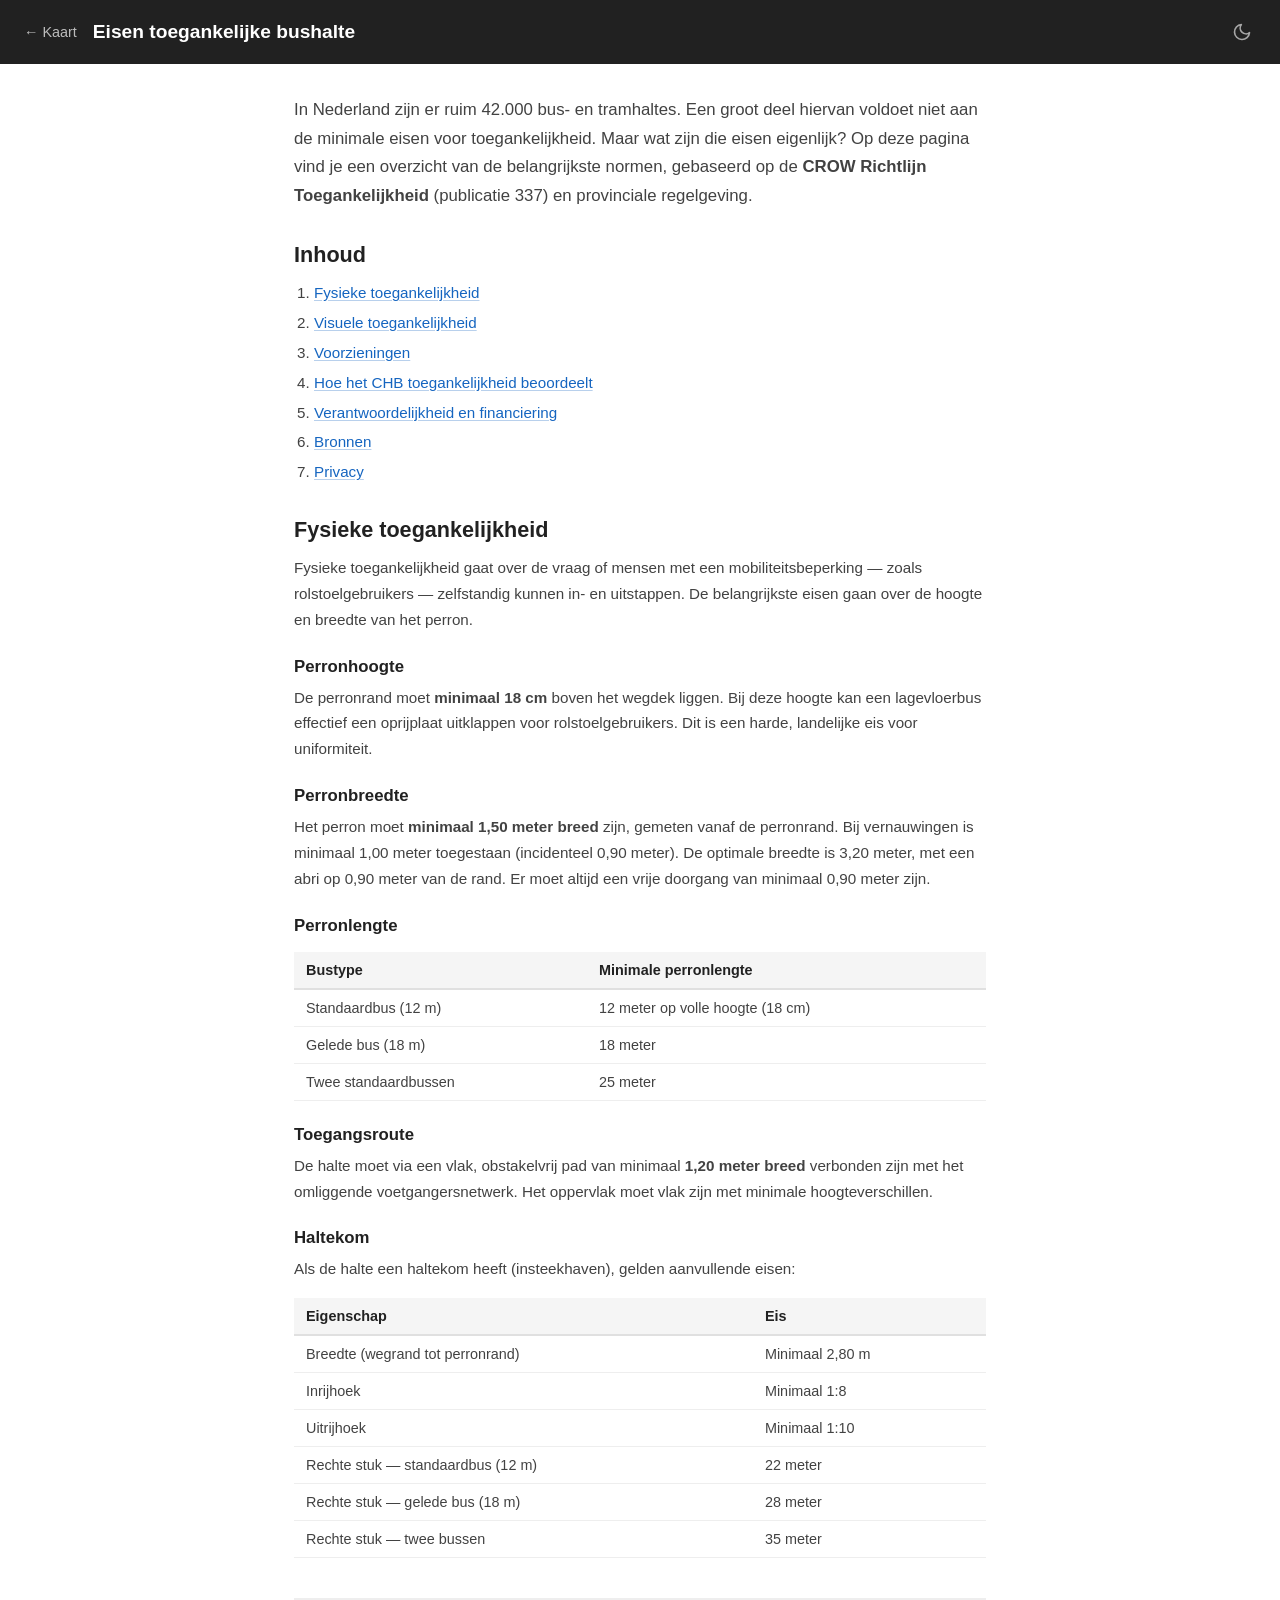
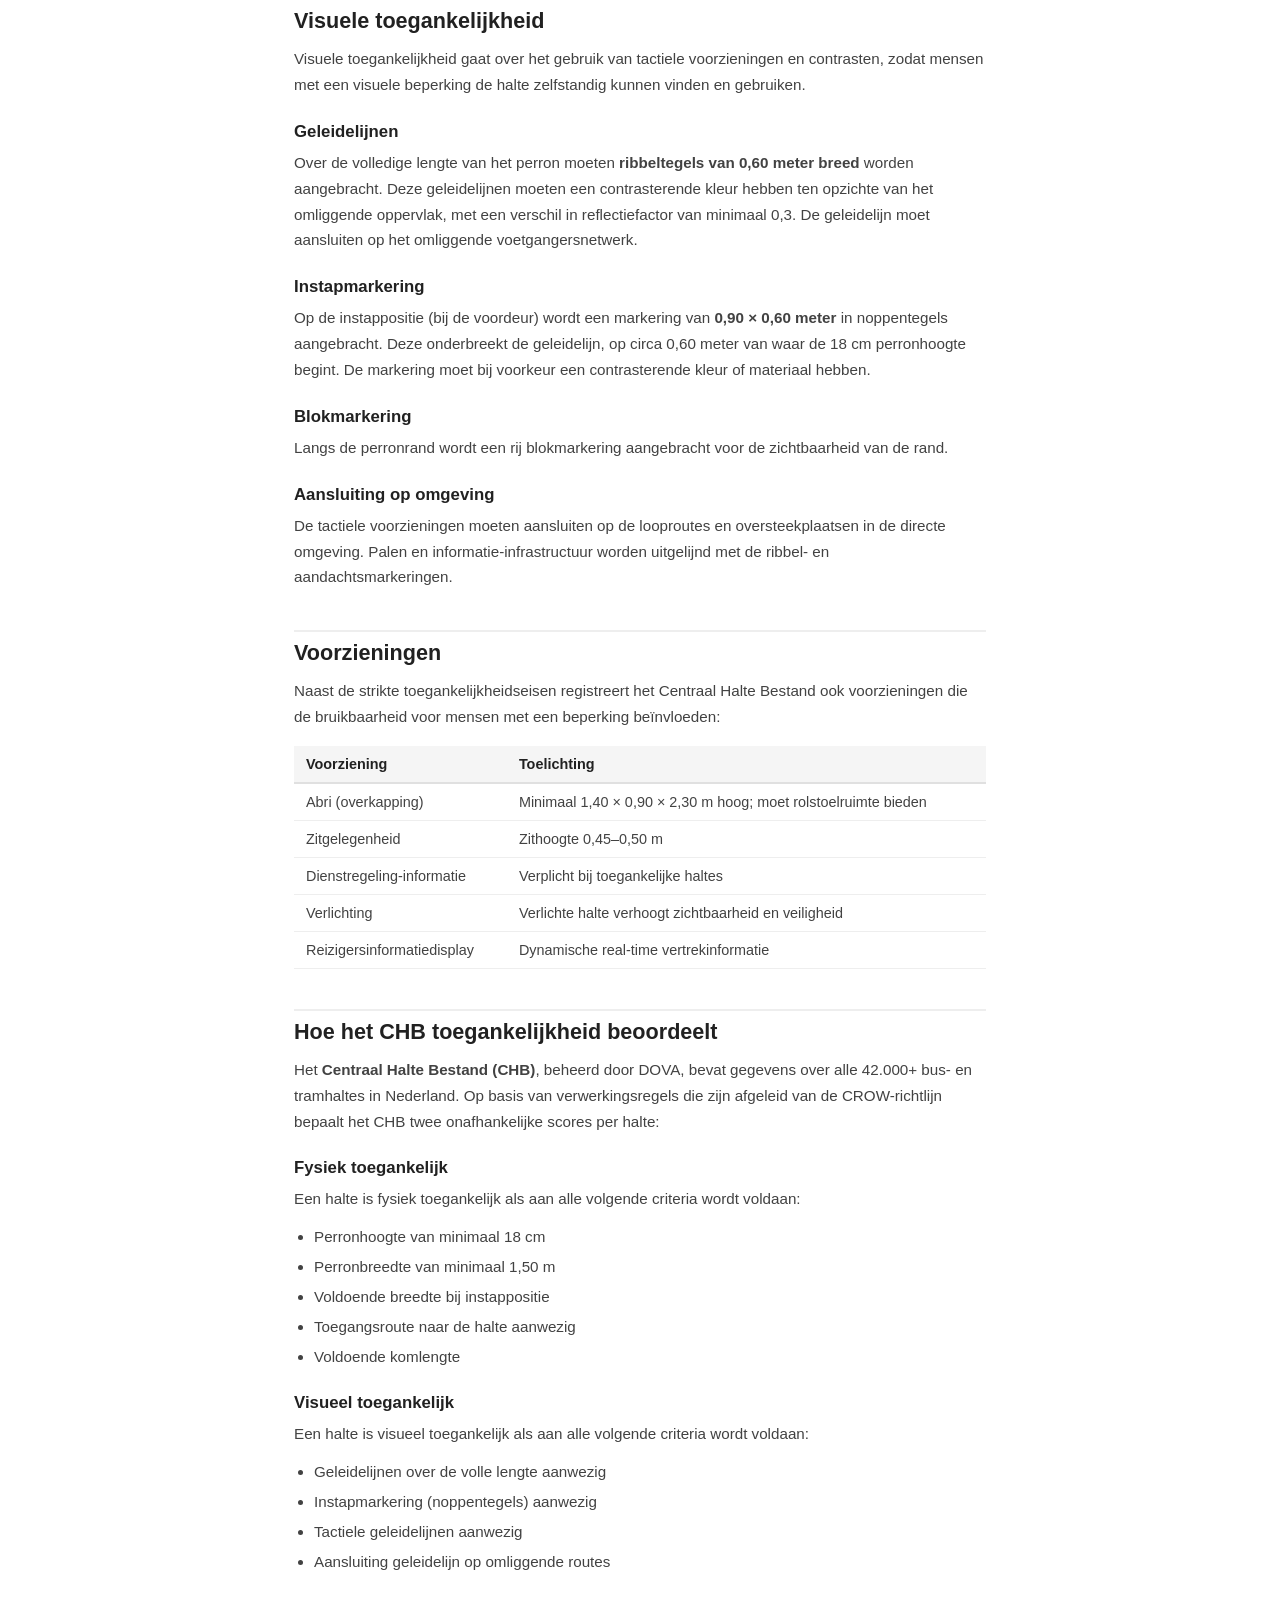
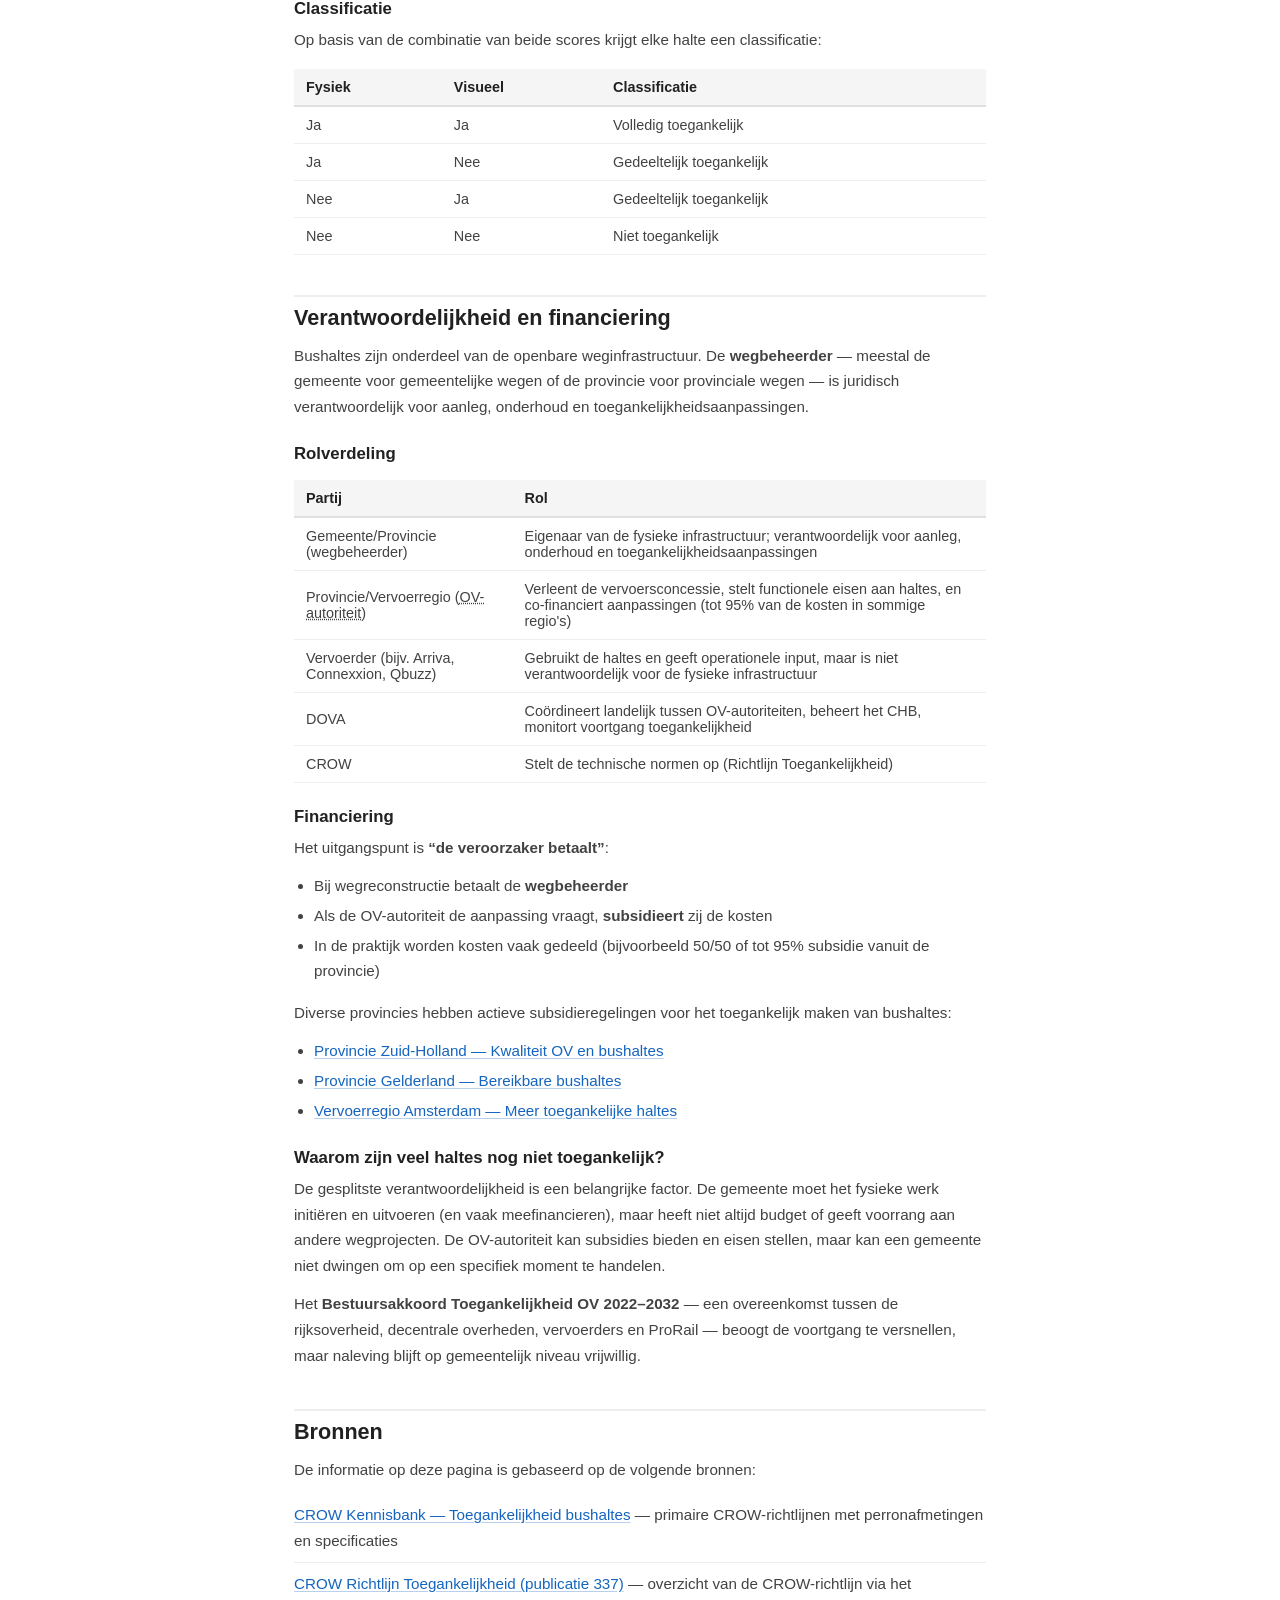
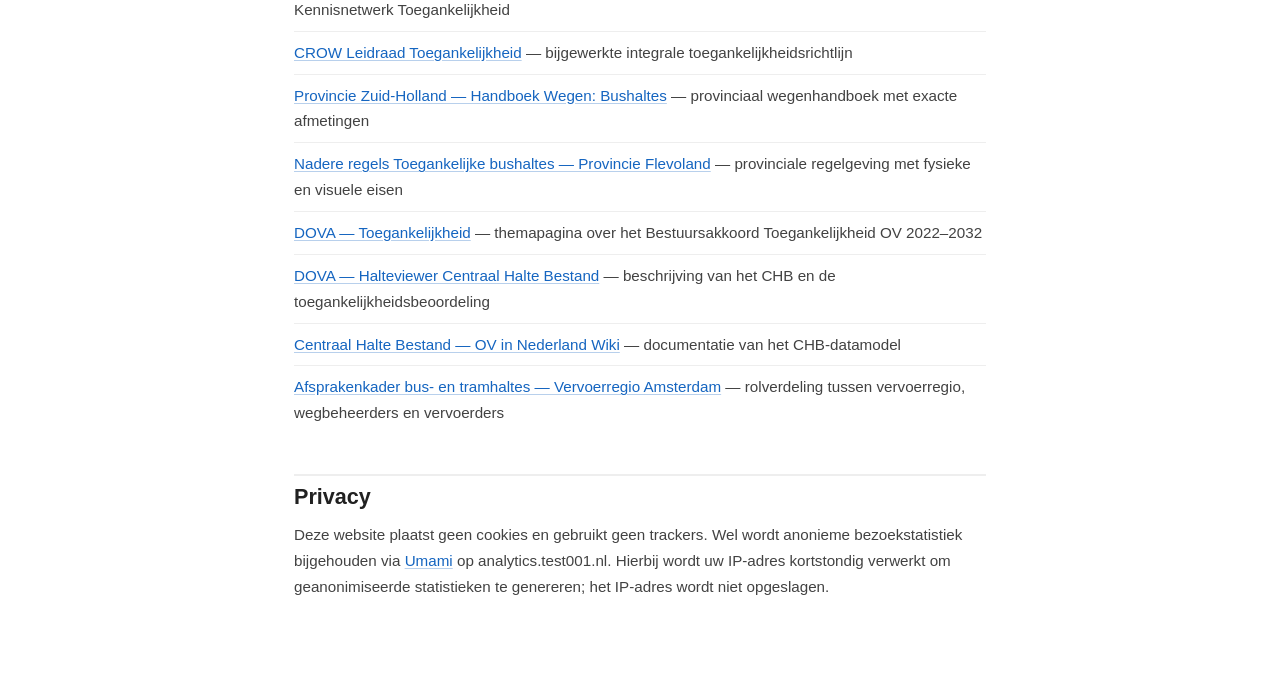
<file: docs/eisen.html>
<!DOCTYPE html>
<html lang="nl">
<head>
  <meta charset="UTF-8">
  <meta http-equiv="Content-Security-Policy" content="default-src 'self'; script-src 'self' https://unpkg.com https://analytics.test001.nl; style-src 'self' 'unsafe-inline' https://unpkg.com; img-src 'self' data: https://unpkg.com https://*.basemaps.cartocdn.com; connect-src 'self' https://analytics.test001.nl; object-src 'none'; base-uri 'none'">
  <meta name="viewport" content="width=device-width, initial-scale=1.0">
  <title>Eisen toegankelijke bushalte - Niet met de bus?</title>
  <meta name="description" content="Overzicht van de minimale eisen voor een toegankelijke bushalte in Nederland, gebaseerd op de CROW Richtlijn Toegankelijkheid.">
  <link rel="canonical" href="https://nietmetdebus.nl/eisen.html" />
  <link rel="icon" href="/favicon.svg" type="image/svg+xml" />

  <!-- Open Graph -->
  <meta property="og:type" content="article" />
  <meta property="og:locale" content="nl_NL" />
  <meta property="og:site_name" content="Niet met de bus?" />
  <meta property="og:title" content="Eisen toegankelijke bushalte - Niet met de bus?" />
  <meta property="og:description" content="Overzicht van de minimale eisen voor een toegankelijke bushalte in Nederland, gebaseerd op de CROW Richtlijn Toegankelijkheid." />
  <meta property="og:url" content="https://nietmetdebus.nl/eisen.html" />
  <meta property="og:image" content="https://nietmetdebus.nl/images/og-image.png" />
  <meta property="og:image:width" content="1200" />
  <meta property="og:image:height" content="630" />
  <meta property="og:image:alt" content="Niet met de bus? — Kaart met niet toegankelijke bushaltes in Nederland" />

  <!-- Twitter Card -->
  <meta name="twitter:card" content="summary_large_image" />
  <meta name="twitter:title" content="Eisen toegankelijke bushalte - Niet met de bus?" />
  <meta name="twitter:description" content="Overzicht van de minimale eisen voor een toegankelijke bushalte in Nederland, gebaseerd op de CROW Richtlijn Toegankelijkheid." />
  <meta name="twitter:image" content="https://nietmetdebus.nl/images/og-image.png" />
  <meta name="twitter:image:alt" content="Niet met de bus? — Kaart met niet toegankelijke bushaltes in Nederland" />

  <!-- Geo meta tags -->
  <meta name="geo.region" content="NL" />
  <meta name="geo.placename" content="Nederland" />
  <meta name="geo.position" content="52.1326;5.2913" />
  <meta name="ICBM" content="52.1326, 5.2913" />

  <!-- Structured data -->
  <script type="application/ld+json">
  {
    "@context": "https://schema.org",
    "@graph": [
      {
        "@type": "Article",
        "headline": "Eisen toegankelijke bushalte",
        "description": "Overzicht van de minimale eisen voor een toegankelijke bushalte in Nederland, gebaseerd op de CROW Richtlijn Toegankelijkheid.",
        "url": "https://nietmetdebus.nl/eisen.html",
        "inLanguage": "nl",
        "isPartOf": {
          "@type": "WebSite",
          "name": "Niet met de bus?",
          "url": "https://nietmetdebus.nl/"
        }
      },
      {
        "@type": "BreadcrumbList",
        "itemListElement": [
          {
            "@type": "ListItem",
            "position": 1,
            "name": "Kaart",
            "item": "https://nietmetdebus.nl/"
          },
          {
            "@type": "ListItem",
            "position": 2,
            "name": "Eisen toegankelijke bushalte",
            "item": "https://nietmetdebus.nl/eisen.html"
          }
        ]
      }
    ]
  }
  </script>

  <!-- Umami analytics — self-hosted instance at analytics.test001.nl (EU, no cookies, IP not stored) -->
  <script defer src="js/stats.js" data-website-id="7c1afe3d-ebaa-4d17-9b5f-c0395e6661dc" data-host-url="https://analytics.test001.nl" data-do-not-track="true"></script>

  <link rel="stylesheet" href="css/style.css" />
  <script src="js/theme.js"></script>
</head>
<body class="page-body">
  <a href="#content" class="skip-link">Direct naar inhoud</a>

  <header class="page-header" role="banner">
    <a href="/" aria-label="Terug naar de kaart">&larr; Kaart</a>
    <h1>Eisen toegankelijke bushalte</h1>
    <div style="flex:1"></div>
    <button id="theme-toggle" title="Wissel thema" aria-label="Wissel naar donker thema">
      <svg class="icon-moon" aria-hidden="true" width="20" height="20" viewBox="0 0 24 24" fill="none" stroke="currentColor" stroke-width="2" stroke-linecap="round" stroke-linejoin="round"><path d="M21 12.79A9 9 0 1 1 11.21 3 7 7 0 0 0 21 12.79z"/></svg>
      <svg class="icon-sun hidden" aria-hidden="true" width="20" height="20" viewBox="0 0 24 24" fill="none" stroke="currentColor" stroke-width="2" stroke-linecap="round" stroke-linejoin="round"><circle cx="12" cy="12" r="5"/><line x1="12" y1="1" x2="12" y2="3"/><line x1="12" y1="21" x2="12" y2="23"/><line x1="4.22" y1="4.22" x2="5.64" y2="5.64"/><line x1="18.36" y1="18.36" x2="19.78" y2="19.78"/><line x1="1" y1="12" x2="3" y2="12"/><line x1="21" y1="12" x2="23" y2="12"/><line x1="4.22" y1="19.78" x2="5.64" y2="18.36"/><line x1="18.36" y1="4.22" x2="19.78" y2="5.64"/></svg>
    </button>
  </header>

  <main id="content" class="page-container" role="main">
    <p class="intro">In Nederland zijn er ruim 42.000 bus- en tramhaltes. Een groot deel hiervan voldoet niet aan de minimale eisen voor toegankelijkheid. Maar wat zijn die eisen eigenlijk? Op deze pagina vind je een overzicht van de belangrijkste normen, gebaseerd op de <strong>CROW Richtlijn Toegankelijkheid</strong> (publicatie 337) en provinciale regelgeving.</p>

    <nav aria-label="Inhoudsopgave">
      <h2 id="inhoud" style="border-top: none; margin-top: 24px;">Inhoud</h2>
      <ol>
        <li><a href="#fysiek">Fysieke toegankelijkheid</a></li>
        <li><a href="#visueel">Visuele toegankelijkheid</a></li>
        <li><a href="#voorzieningen">Voorzieningen</a></li>
        <li><a href="#chb">Hoe het CHB toegankelijkheid beoordeelt</a></li>
        <li><a href="#verantwoordelijkheid">Verantwoordelijkheid en financiering</a></li>
        <li><a href="#bronnen">Bronnen</a></li>
        <li><a href="#privacy">Privacy</a></li>
      </ol>
    </nav>

    <h2 id="fysiek">Fysieke toegankelijkheid</h2>

    <p>Fysieke toegankelijkheid gaat over de vraag of mensen met een mobiliteitsbeperking &mdash; zoals rolstoelgebruikers &mdash; zelfstandig kunnen in- en uitstappen. De belangrijkste eisen gaan over de hoogte en breedte van het perron.</p>

    <h3>Perronhoogte</h3>
    <p>De perronrand moet <strong>minimaal 18 cm</strong> boven het wegdek liggen. Bij deze hoogte kan een lagevloerbus effectief een oprijplaat uitklappen voor rolstoelgebruikers. Dit is een harde, landelijke eis voor uniformiteit.</p>

    <h3>Perronbreedte</h3>
    <p>Het perron moet <strong>minimaal 1,50 meter breed</strong> zijn, gemeten vanaf de perronrand. Bij vernauwingen is minimaal 1,00 meter toegestaan (incidenteel 0,90 meter). De optimale breedte is 3,20 meter, met een abri op 0,90 meter van de rand. Er moet altijd een vrije doorgang van minimaal 0,90 meter zijn.</p>

    <h3>Perronlengte</h3>
    <table>
      <caption class="sr-only">Minimale perronlengte per bustype</caption>
      <thead>
        <tr>
          <th scope="col">Bustype</th>
          <th scope="col">Minimale perronlengte</th>
        </tr>
      </thead>
      <tbody>
        <tr>
          <td>Standaardbus (12 m)</td>
          <td>12 meter op volle hoogte (18 cm)</td>
        </tr>
        <tr>
          <td>Gelede bus (18 m)</td>
          <td>18 meter</td>
        </tr>
        <tr>
          <td>Twee standaardbussen</td>
          <td>25 meter</td>
        </tr>
      </tbody>
    </table>

    <h3>Toegangsroute</h3>
    <p>De halte moet via een vlak, obstakelvrij pad van minimaal <strong>1,20 meter breed</strong> verbonden zijn met het omliggende voetgangersnetwerk. Het oppervlak moet vlak zijn met minimale hoogteverschillen.</p>

    <h3>Haltekom</h3>
    <p>Als de halte een haltekom heeft (insteekhaven), gelden aanvullende eisen:</p>
    <table>
      <caption class="sr-only">Afmetingen haltekom</caption>
      <thead>
        <tr>
          <th scope="col">Eigenschap</th>
          <th scope="col">Eis</th>
        </tr>
      </thead>
      <tbody>
        <tr>
          <td>Breedte (wegrand tot perronrand)</td>
          <td>Minimaal 2,80 m</td>
        </tr>
        <tr>
          <td>Inrijhoek</td>
          <td>Minimaal 1:8</td>
        </tr>
        <tr>
          <td>Uitrijhoek</td>
          <td>Minimaal 1:10</td>
        </tr>
        <tr>
          <td>Rechte stuk &mdash; standaardbus (12 m)</td>
          <td>22 meter</td>
        </tr>
        <tr>
          <td>Rechte stuk &mdash; gelede bus (18 m)</td>
          <td>28 meter</td>
        </tr>
        <tr>
          <td>Rechte stuk &mdash; twee bussen</td>
          <td>35 meter</td>
        </tr>
      </tbody>
    </table>

    <h2 id="visueel">Visuele toegankelijkheid</h2>

    <p>Visuele toegankelijkheid gaat over het gebruik van tactiele voorzieningen en contrasten, zodat mensen met een visuele beperking de halte zelfstandig kunnen vinden en gebruiken.</p>

    <h3>Geleidelijnen</h3>
    <p>Over de volledige lengte van het perron moeten <strong>ribbeltegels van 0,60 meter breed</strong> worden aangebracht. Deze geleidelijnen moeten een contrasterende kleur hebben ten opzichte van het omliggende oppervlak, met een verschil in reflectiefactor van minimaal 0,3. De geleidelijn moet aansluiten op het omliggende voetgangersnetwerk.</p>

    <h3>Instapmarkering</h3>
    <p>Op de instappositie (bij de voordeur) wordt een markering van <strong>0,90 &times; 0,60 meter</strong> in noppentegels aangebracht. Deze onderbreekt de geleidelijn, op circa 0,60 meter van waar de 18 cm perronhoogte begint. De markering moet bij voorkeur een contrasterende kleur of materiaal hebben.</p>

    <h3>Blokmarkering</h3>
    <p>Langs de perronrand wordt een rij blokmarkering aangebracht voor de zichtbaarheid van de rand.</p>

    <h3>Aansluiting op omgeving</h3>
    <p>De tactiele voorzieningen moeten aansluiten op de looproutes en oversteekplaatsen in de directe omgeving. Palen en informatie-infrastructuur worden uitgelijnd met de ribbel- en aandachtsmarkeringen.</p>

    <h2 id="voorzieningen">Voorzieningen</h2>

    <p>Naast de strikte toegankelijkheidseisen registreert het Centraal Halte Bestand ook voorzieningen die de bruikbaarheid voor mensen met een beperking be&iuml;nvloeden:</p>

    <table>
      <caption class="sr-only">Voorzieningen bij bushaltes</caption>
      <thead>
        <tr>
          <th scope="col">Voorziening</th>
          <th scope="col">Toelichting</th>
        </tr>
      </thead>
      <tbody>
        <tr>
          <td>Abri (overkapping)</td>
          <td>Minimaal 1,40 &times; 0,90 &times; 2,30 m hoog; moet rolstoelruimte bieden</td>
        </tr>
        <tr>
          <td>Zitgelegenheid</td>
          <td>Zithoogte 0,45&ndash;0,50 m</td>
        </tr>
        <tr>
          <td>Dienstregeling-informatie</td>
          <td>Verplicht bij toegankelijke haltes</td>
        </tr>
        <tr>
          <td>Verlichting</td>
          <td>Verlichte halte verhoogt zichtbaarheid en veiligheid</td>
        </tr>
        <tr>
          <td>Reizigersinformatiedisplay</td>
          <td>Dynamische real-time vertrekinformatie</td>
        </tr>
      </tbody>
    </table>

    <h2 id="chb">Hoe het CHB toegankelijkheid beoordeelt</h2>

    <p>Het <strong>Centraal Halte Bestand (CHB)</strong>, beheerd door DOVA, bevat gegevens over alle 42.000+ bus- en tramhaltes in Nederland. Op basis van verwerkingsregels die zijn afgeleid van de CROW-richtlijn bepaalt het CHB twee onafhankelijke scores per halte:</p>

    <h3>Fysiek toegankelijk</h3>
    <p>Een halte is fysiek toegankelijk als aan alle volgende criteria wordt voldaan:</p>
    <ul>
      <li>Perronhoogte van minimaal 18 cm</li>
      <li>Perronbreedte van minimaal 1,50 m</li>
      <li>Voldoende breedte bij instappositie</li>
      <li>Toegangsroute naar de halte aanwezig</li>
      <li>Voldoende komlengte</li>
    </ul>

    <h3>Visueel toegankelijk</h3>
    <p>Een halte is visueel toegankelijk als aan alle volgende criteria wordt voldaan:</p>
    <ul>
      <li>Geleidelijnen over de volle lengte aanwezig</li>
      <li>Instapmarkering (noppentegels) aanwezig</li>
      <li>Tactiele geleidelijnen aanwezig</li>
      <li>Aansluiting geleidelijn op omliggende routes</li>
    </ul>

    <h3>Classificatie</h3>
    <p>Op basis van de combinatie van beide scores krijgt elke halte een classificatie:</p>
    <table>
      <caption class="sr-only">Toegankelijkheidsclassificatie van bushaltes</caption>
      <thead>
        <tr>
          <th scope="col">Fysiek</th>
          <th scope="col">Visueel</th>
          <th scope="col">Classificatie</th>
        </tr>
      </thead>
      <tbody>
        <tr>
          <td>Ja</td>
          <td>Ja</td>
          <td>Volledig toegankelijk</td>
        </tr>
        <tr>
          <td>Ja</td>
          <td>Nee</td>
          <td>Gedeeltelijk toegankelijk</td>
        </tr>
        <tr>
          <td>Nee</td>
          <td>Ja</td>
          <td>Gedeeltelijk toegankelijk</td>
        </tr>
        <tr>
          <td>Nee</td>
          <td>Nee</td>
          <td>Niet toegankelijk</td>
        </tr>
      </tbody>
    </table>

    <h2 id="verantwoordelijkheid">Verantwoordelijkheid en financiering</h2>

    <p>Bushaltes zijn onderdeel van de openbare weginfrastructuur. De <strong>wegbeheerder</strong> &mdash; meestal de gemeente voor gemeentelijke wegen of de provincie voor provinciale wegen &mdash; is juridisch verantwoordelijk voor aanleg, onderhoud en toegankelijkheidsaanpassingen.</p>

    <h3>Rolverdeling</h3>
    <table>
      <caption class="sr-only">Rolverdeling bij bushalte-toegankelijkheid</caption>
      <thead>
        <tr>
          <th scope="col">Partij</th>
          <th scope="col">Rol</th>
        </tr>
      </thead>
      <tbody>
        <tr>
          <td>Gemeente/Provincie (wegbeheerder)</td>
          <td>Eigenaar van de fysieke infrastructuur; verantwoordelijk voor aanleg, onderhoud en toegankelijkheidsaanpassingen</td>
        </tr>
        <tr>
          <td>Provincie/Vervoerregio (<abbr title="openbaarvervoerautoriteit">OV-autoriteit</abbr>)</td>
          <td>Verleent de vervoersconcessie, stelt functionele eisen aan haltes, en co-financiert aanpassingen (tot 95% van de kosten in sommige regio's)</td>
        </tr>
        <tr>
          <td>Vervoerder (bijv. Arriva, Connexxion, Qbuzz)</td>
          <td>Gebruikt de haltes en geeft operationele input, maar is niet verantwoordelijk voor de fysieke infrastructuur</td>
        </tr>
        <tr>
          <td>DOVA</td>
          <td>Co&ouml;rdineert landelijk tussen OV-autoriteiten, beheert het CHB, monitort voortgang toegankelijkheid</td>
        </tr>
        <tr>
          <td>CROW</td>
          <td>Stelt de technische normen op (Richtlijn Toegankelijkheid)</td>
        </tr>
      </tbody>
    </table>

    <h3>Financiering</h3>
    <p>Het uitgangspunt is <strong>&ldquo;de veroorzaker betaalt&rdquo;</strong>:</p>
    <ul>
      <li>Bij wegreconstructie betaalt de <strong>wegbeheerder</strong></li>
      <li>Als de OV-autoriteit de aanpassing vraagt, <strong>subsidieert</strong> zij de kosten</li>
      <li>In de praktijk worden kosten vaak gedeeld (bijvoorbeeld 50/50 of tot 95% subsidie vanuit de provincie)</li>
    </ul>

    <p>Diverse provincies hebben actieve subsidieregelingen voor het toegankelijk maken van bushaltes:</p>
    <ul>
      <li><a href="https://www.zuid-holland.nl/online-regelen/subsidies/subsidies/paragrafen-subsidie/kwaliteit-ov-bushaltes-2-3-1-srm/" target="_blank" rel="noopener">Provincie Zuid-Holland &mdash; Kwaliteit OV en bushaltes</a></li>
      <li><a href="https://www.gelderland.nl/subsidies/bereikbare-bushaltes" target="_blank" rel="noopener">Provincie Gelderland &mdash; Bereikbare bushaltes</a></li>
      <li><a href="https://www.vervoerregio.nl/artikel/20241128-meer-toegankelijke-haltes-in-de-vervoerregio" target="_blank" rel="noopener">Vervoerregio Amsterdam &mdash; Meer toegankelijke haltes</a></li>
    </ul>

    <h3>Waarom zijn veel haltes nog niet toegankelijk?</h3>
    <p>De gesplitste verantwoordelijkheid is een belangrijke factor. De gemeente moet het fysieke werk initiëren en uitvoeren (en vaak meefinancieren), maar heeft niet altijd budget of geeft voorrang aan andere wegprojecten. De OV-autoriteit kan subsidies bieden en eisen stellen, maar kan een gemeente niet dwingen om op een specifiek moment te handelen.</p>
    <p>Het <strong>Bestuursakkoord Toegankelijkheid OV 2022&ndash;2032</strong> &mdash; een overeenkomst tussen de rijksoverheid, decentrale overheden, vervoerders en ProRail &mdash; beoogt de voortgang te versnellen, maar naleving blijft op gemeentelijk niveau vrijwillig.</p>

    <h2 id="bronnen">Bronnen</h2>

    <p>De informatie op deze pagina is gebaseerd op de volgende bronnen:</p>

    <ul class="sources-list">
      <li><a href="https://kennisbank.crow.nl/public/gastgebruiker/WOBU/Wegontwerp_voor_openbaar_vervoer/Toegankelijkheid_/110106" target="_blank" rel="noopener">CROW Kennisbank &mdash; Toegankelijkheid bushaltes</a> &mdash; primaire CROW-richtlijnen met perronafmetingen en specificaties</li>
      <li><a href="https://www.kennisnetwerktoegankelijkheid.nl/documenten/4-richtlijn-toegankelijkheid" target="_blank" rel="noopener">CROW Richtlijn Toegankelijkheid (publicatie 337)</a> &mdash; overzicht van de CROW-richtlijn via het Kennisnetwerk Toegankelijkheid</li>
      <li><a href="https://www.kennisnetwerktoegankelijkheid.nl/documenten/459-leidraad-toegankelijkheid" target="_blank" rel="noopener">CROW Leidraad Toegankelijkheid</a> &mdash; bijgewerkte integrale toegankelijkheidsrichtlijn</li>
      <li><a href="https://worldofminds.com/projects/pzh/handboekwegen/Bushaltes.html" target="_blank" rel="noopener">Provincie Zuid-Holland &mdash; Handboek Wegen: Bushaltes</a> &mdash; provinciaal wegenhandboek met exacte afmetingen</li>
      <li><a href="https://lokaleregelgeving.overheid.nl/CVDR746681/1" target="_blank" rel="noopener">Nadere regels Toegankelijke bushaltes &mdash; Provincie Flevoland</a> &mdash; provinciale regelgeving met fysieke en visuele eisen</li>
      <li><a href="https://dova.nu/themas/toegankelijkheid" target="_blank" rel="noopener">DOVA &mdash; Toegankelijkheid</a> &mdash; themapagina over het Bestuursakkoord Toegankelijkheid OV 2022&ndash;2032</li>
      <li><a href="https://dova.nu/applicaties/halteviewer-centraal-halte-bestand" target="_blank" rel="noopener">DOVA &mdash; Halteviewer Centraal Halte Bestand</a> &mdash; beschrijving van het CHB en de toegankelijkheidsbeoordeling</li>
      <li><a href="https://wiki.ovinnederland.nl/wiki/Centraal_Halte_Bestand" target="_blank" rel="noopener">Centraal Halte Bestand &mdash; OV in Nederland Wiki</a> &mdash; documentatie van het CHB-datamodel</li>
      <li><a href="https://lokaleregelgeving.overheid.nl/CVDR467726/1" target="_blank" rel="noopener">Afsprakenkader bus- en tramhaltes &mdash; Vervoerregio Amsterdam</a> &mdash; rolverdeling tussen vervoerregio, wegbeheerders en vervoerders</li>
    </ul>

    <h2 id="privacy">Privacy</h2>
    <p>Deze website plaatst geen cookies en gebruikt geen trackers. Wel wordt anonieme bezoekstatistiek bijgehouden via <a href="https://umami.is" target="_blank" rel="noopener">Umami</a> op analytics.test001.nl. Hierbij wordt uw IP-adres kortstondig verwerkt om geanonimiseerde statistieken te genereren; het IP-adres wordt niet opgeslagen.</p>
  </main>
  <script src="js/theme-init.js"></script>
</body>
</html>
</file>
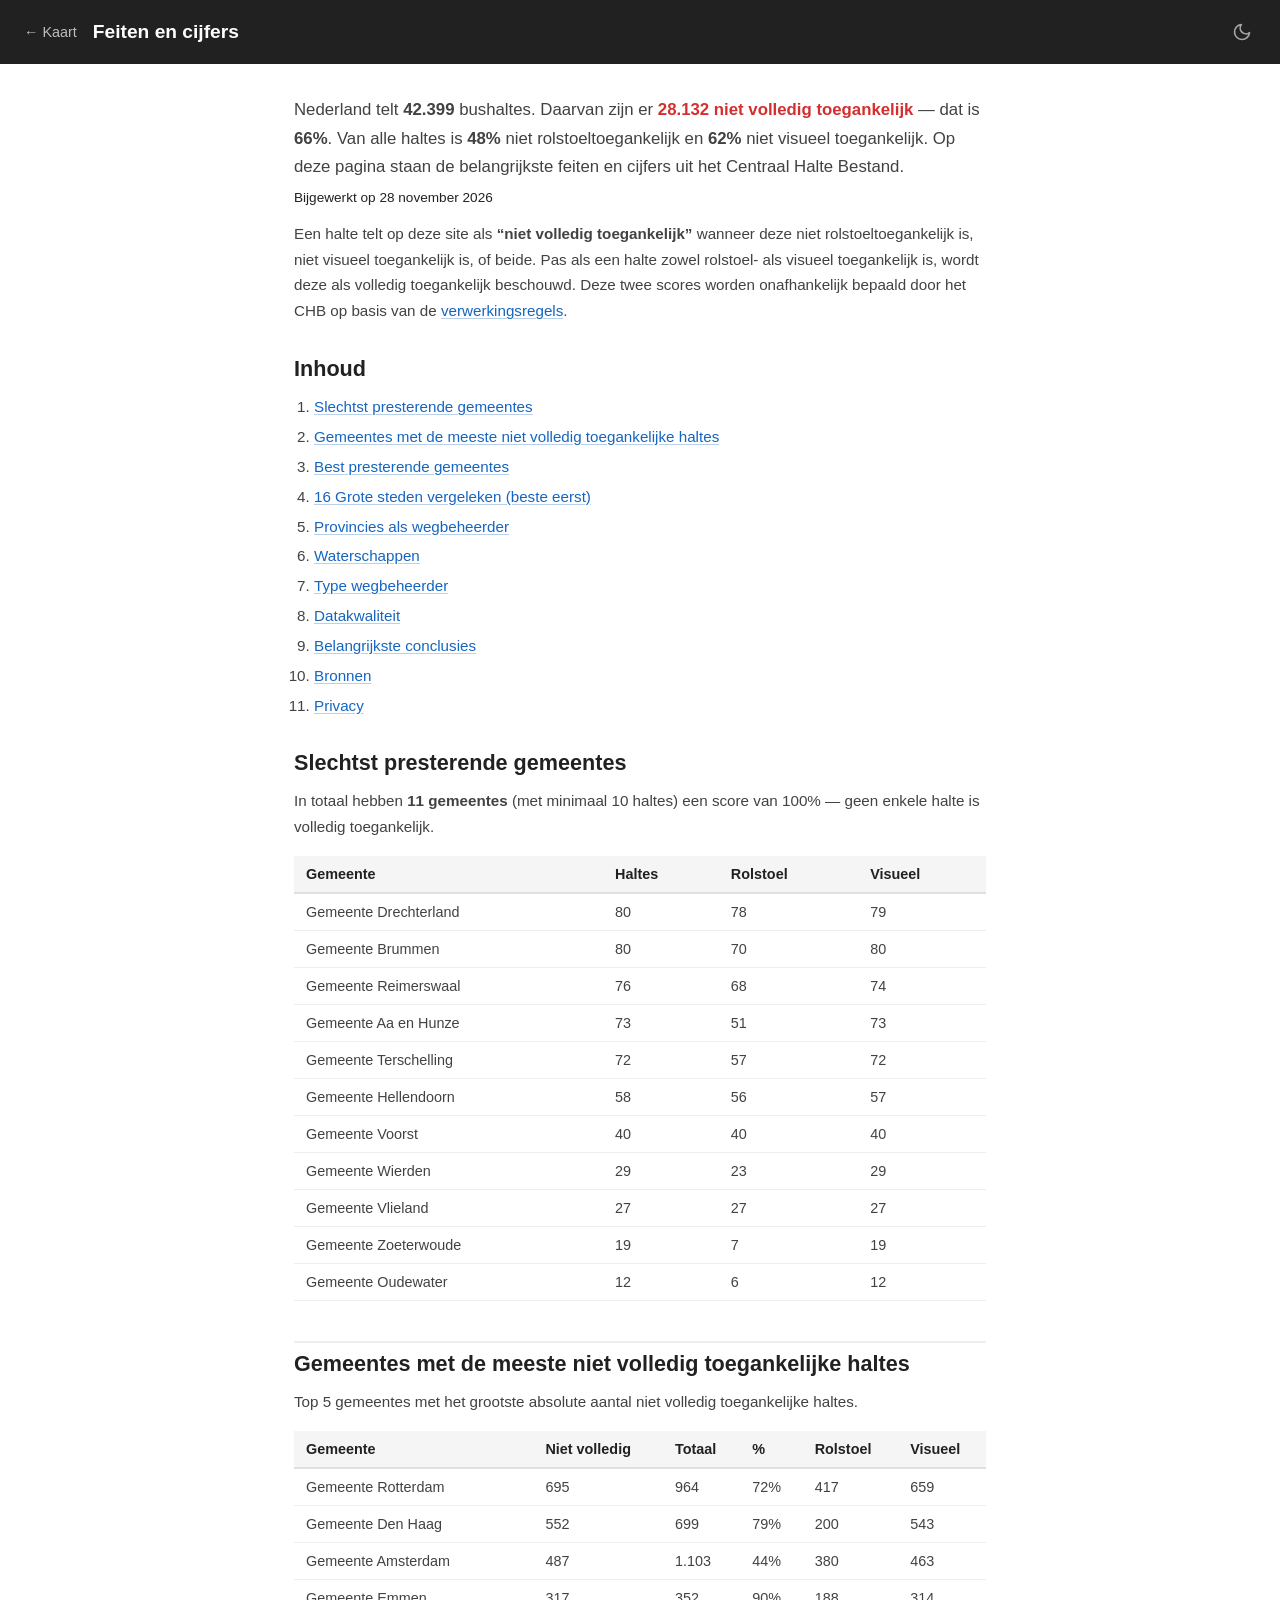
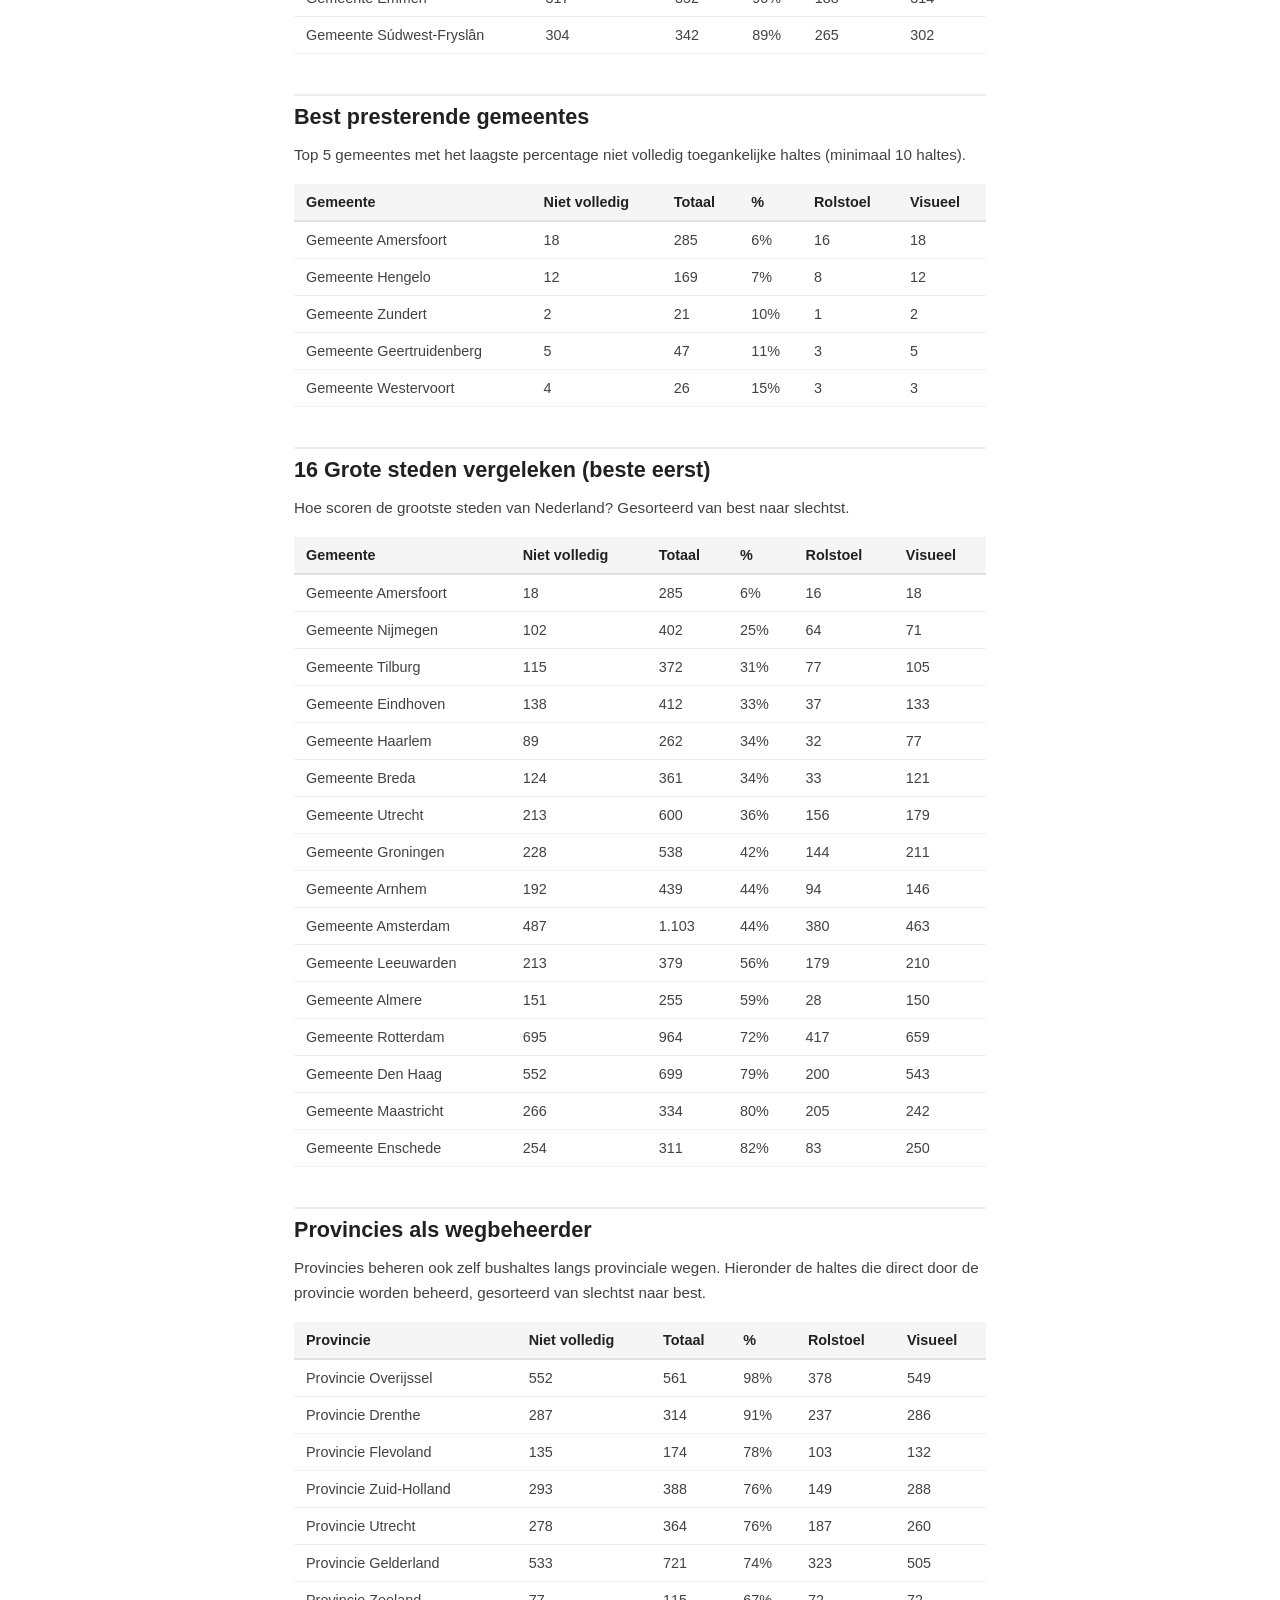
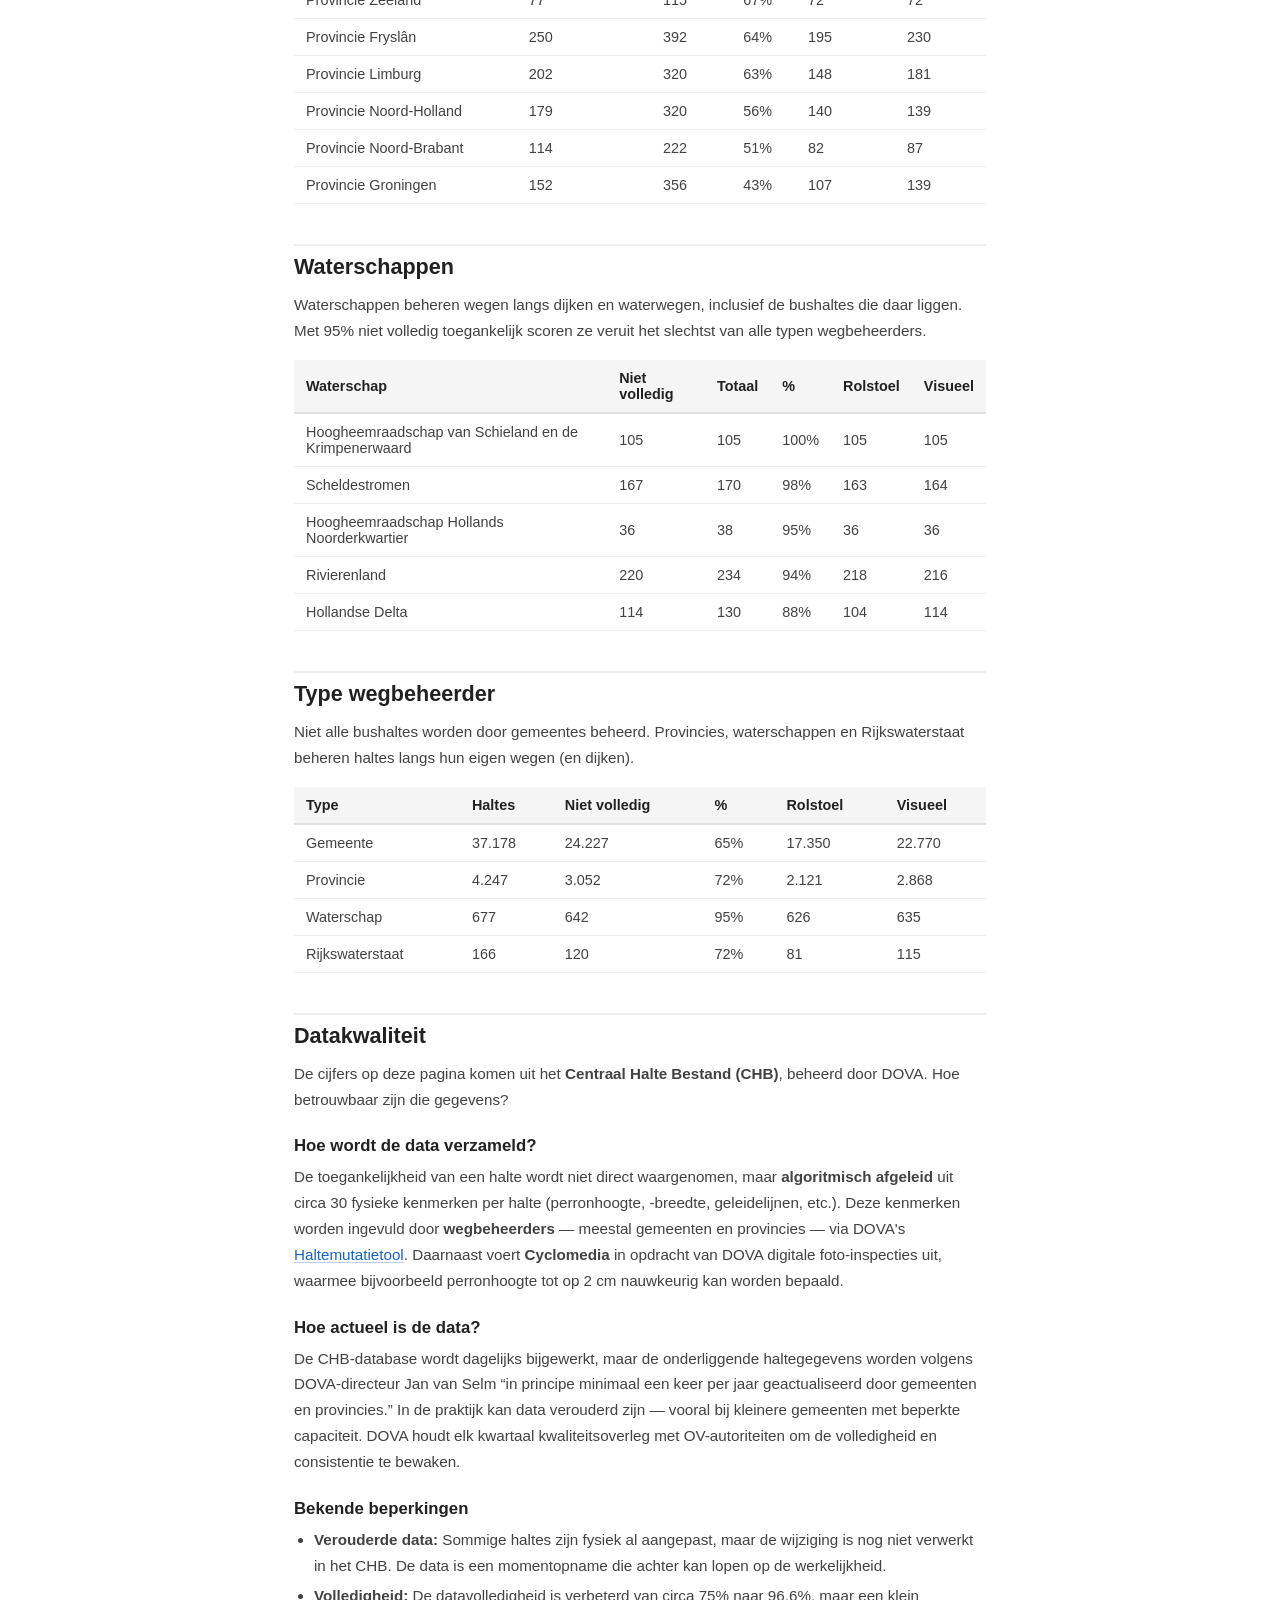
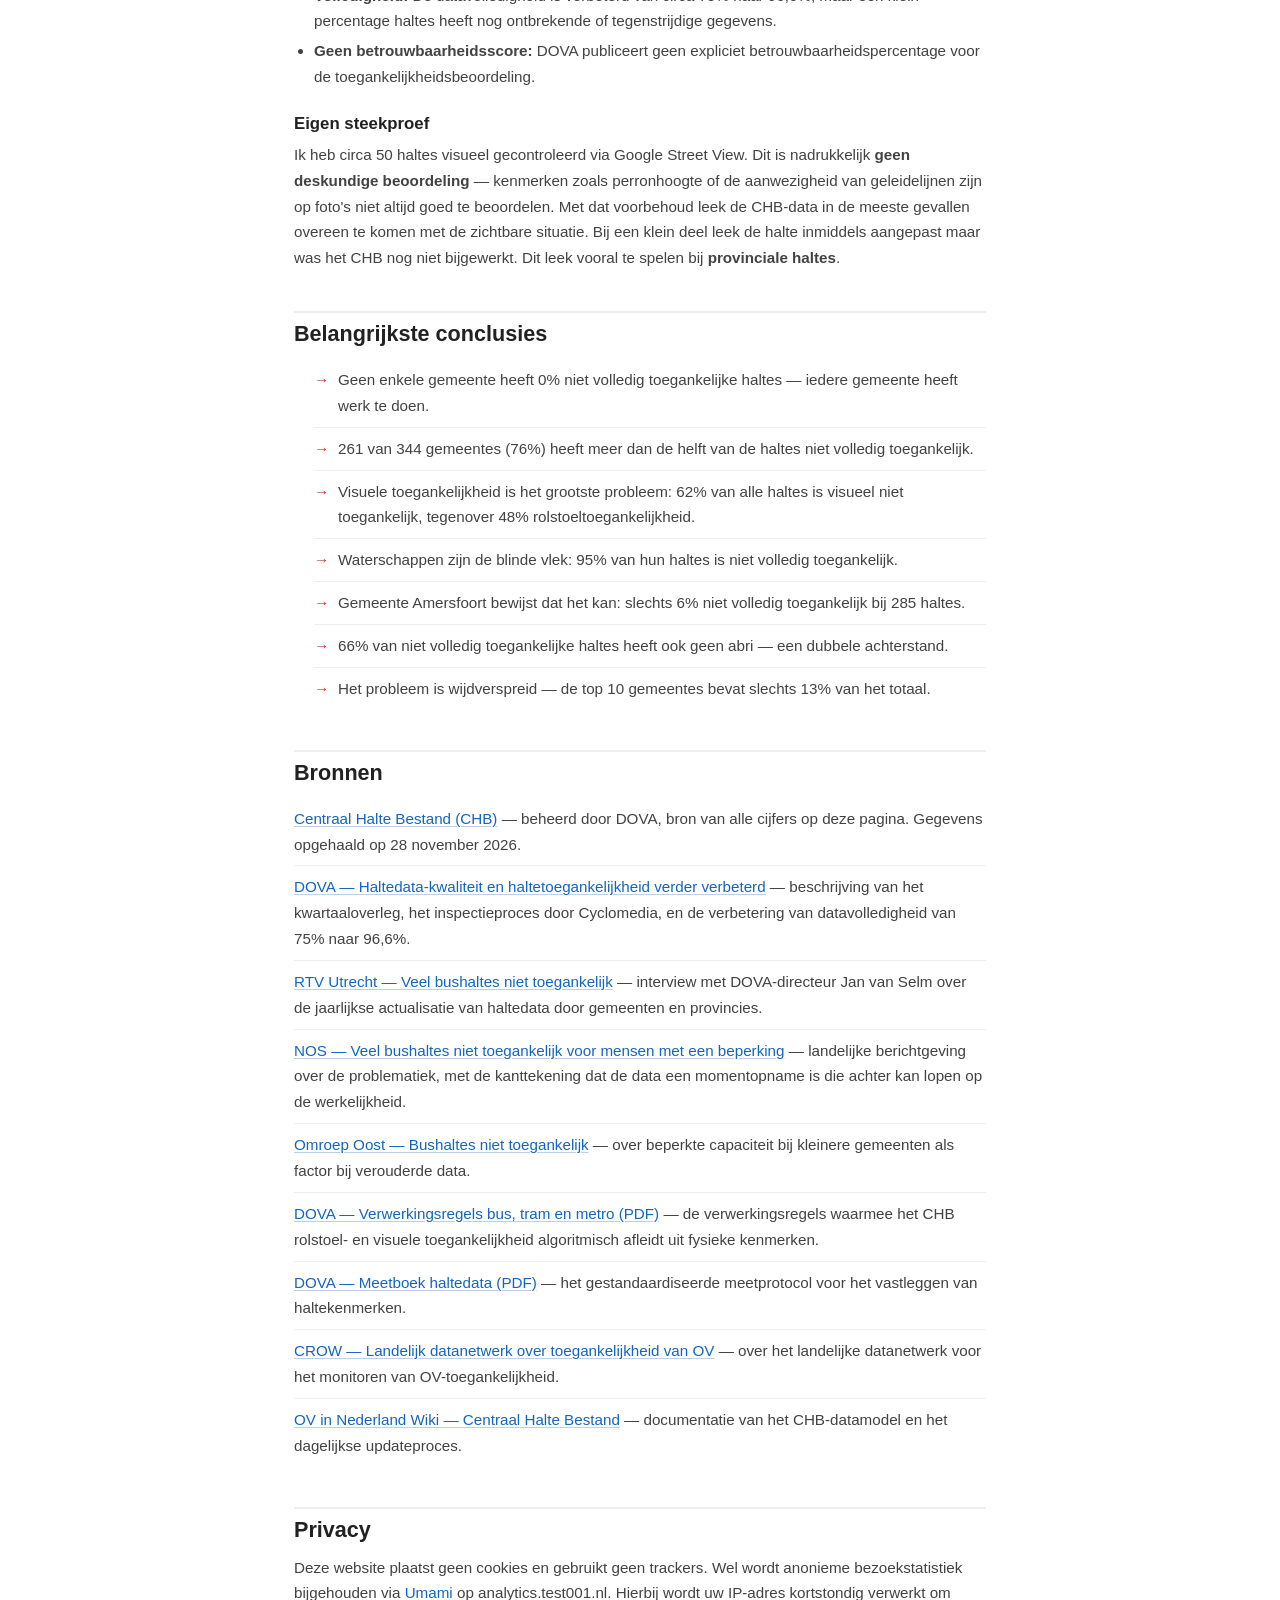
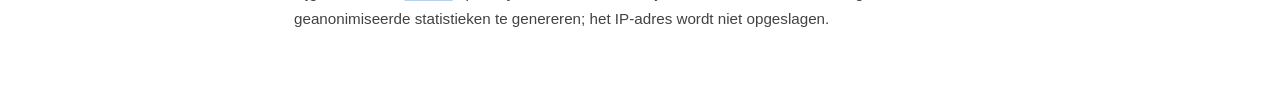
<file: docs/feiten.html>
<!DOCTYPE html>
<html lang="nl">
<head>
  <meta charset="UTF-8">
  <meta http-equiv="Content-Security-Policy" content="default-src 'self'; script-src 'self' https://unpkg.com https://analytics.test001.nl; style-src 'self' 'unsafe-inline' https://unpkg.com; img-src 'self' data: https://unpkg.com https://*.basemaps.cartocdn.com; connect-src 'self' https://analytics.test001.nl; object-src 'none'; base-uri 'none'">
  <meta name="viewport" content="width=device-width, initial-scale=1.0">
  <title>Feiten en cijfers - Niet met de bus?</title>
  <meta name="description" content="Feiten en cijfers over de toegankelijkheid van bushaltes in Nederland: welke gemeentes scoren het slechtst, welke het best, en wat zijn de belangrijkste conclusies?">
  <link rel="canonical" href="https://nietmetdebus.nl/feiten.html" />
  <link rel="icon" href="/favicon.svg" type="image/svg+xml" />

  <!-- Open Graph -->
  <meta property="og:type" content="article" />
  <meta property="og:locale" content="nl_NL" />
  <meta property="og:site_name" content="Niet met de bus?" />
  <meta property="og:title" content="Feiten en cijfers - Niet met de bus?" />
  <meta property="og:description" content="Feiten en cijfers over de toegankelijkheid van bushaltes in Nederland: welke gemeentes scoren het slechtst, welke het best, en wat zijn de belangrijkste conclusies?" />
  <meta property="og:url" content="https://nietmetdebus.nl/feiten.html" />
  <meta property="og:image" content="https://nietmetdebus.nl/images/og-image.png" />
  <meta property="og:image:width" content="1200" />
  <meta property="og:image:height" content="630" />
  <meta property="og:image:alt" content="Niet met de bus? — Kaart met niet toegankelijke bushaltes in Nederland" />

  <!-- Twitter Card -->
  <meta name="twitter:card" content="summary_large_image" />
  <meta name="twitter:title" content="Feiten en cijfers - Niet met de bus?" />
  <meta name="twitter:description" content="Feiten en cijfers over de toegankelijkheid van bushaltes in Nederland: welke gemeentes scoren het slechtst, welke het best, en wat zijn de belangrijkste conclusies?" />
  <meta name="twitter:image" content="https://nietmetdebus.nl/images/og-image.png" />
  <meta name="twitter:image:alt" content="Niet met de bus? — Kaart met niet toegankelijke bushaltes in Nederland" />

  <!-- Geo meta tags -->
  <meta name="geo.region" content="NL" />
  <meta name="geo.placename" content="Nederland" />
  <meta name="geo.position" content="52.1326;5.2913" />
  <meta name="ICBM" content="52.1326, 5.2913" />

  <!-- Structured data -->
  <script type="application/ld+json">
  {
    "@context": "https://schema.org",
    "@graph": [
      {
        "@type": "Article",
        "headline": "Feiten en cijfers",
        "description": "Feiten en cijfers over de toegankelijkheid van bushaltes in Nederland: welke gemeentes scoren het slechtst, welke het best, en wat zijn de belangrijkste conclusies?",
        "url": "https://nietmetdebus.nl/feiten.html",
        "inLanguage": "nl",
        "isPartOf": {
          "@type": "WebSite",
          "name": "Niet met de bus?",
          "url": "https://nietmetdebus.nl/"
        }
      },
      {
        "@type": "BreadcrumbList",
        "itemListElement": [
          {
            "@type": "ListItem",
            "position": 1,
            "name": "Kaart",
            "item": "https://nietmetdebus.nl/"
          },
          {
            "@type": "ListItem",
            "position": 2,
            "name": "Feiten en cijfers",
            "item": "https://nietmetdebus.nl/feiten.html"
          }
        ]
      }
    ]
  }
  </script>

  <!-- Umami analytics — self-hosted instance at analytics.test001.nl (EU, no cookies, IP not stored) -->
  <script defer src="js/stats.js" data-website-id="7c1afe3d-ebaa-4d17-9b5f-c0395e6661dc" data-host-url="https://analytics.test001.nl" data-do-not-track="true"></script>

  <link rel="stylesheet" href="css/style.css" />
  <script src="js/theme.js"></script>
</head>
<body class="page-body">
  <a href="#content" class="skip-link">Direct naar inhoud</a>

  <header class="page-header" role="banner">
    <a href="/" aria-label="Terug naar de kaart">&larr; Kaart</a>
    <h1>Feiten en cijfers</h1>
    <div style="flex:1"></div>
    <button id="theme-toggle" title="Wissel thema" aria-label="Wissel naar donker thema">
      <svg class="icon-moon" aria-hidden="true" width="20" height="20" viewBox="0 0 24 24" fill="none" stroke="currentColor" stroke-width="2" stroke-linecap="round" stroke-linejoin="round"><path d="M21 12.79A9 9 0 1 1 11.21 3 7 7 0 0 0 21 12.79z"/></svg>
      <svg class="icon-sun hidden" aria-hidden="true" width="20" height="20" viewBox="0 0 24 24" fill="none" stroke="currentColor" stroke-width="2" stroke-linecap="round" stroke-linejoin="round"><circle cx="12" cy="12" r="5"/><line x1="12" y1="1" x2="12" y2="3"/><line x1="12" y1="21" x2="12" y2="23"/><line x1="4.22" y1="4.22" x2="5.64" y2="5.64"/><line x1="18.36" y1="18.36" x2="19.78" y2="19.78"/><line x1="1" y1="12" x2="3" y2="12"/><line x1="21" y1="12" x2="23" y2="12"/><line x1="4.22" y1="19.78" x2="5.64" y2="18.36"/><line x1="18.36" y1="4.22" x2="19.78" y2="5.64"/></svg>
    </button>
  </header>

  <main id="content" class="page-container" role="main">
    <p class="intro">Nederland telt <strong id="stat-total">...</strong> bushaltes. Daarvan zijn er <strong class="stat-highlight"><span id="stat-inaccessible">...</span> niet volledig toegankelijk</strong> &mdash; dat is <strong id="stat-inaccessible-pct">...%</strong>. Van alle haltes is <strong id="stat-wheelchair-pct">...%</strong> niet rolstoeltoegankelijk en <strong id="stat-visual-pct">...%</strong> niet visueel toegankelijk. Op deze pagina staan de belangrijkste feiten en cijfers uit het Centraal Halte Bestand.</p>

    <p class="updated-date">Bijgewerkt op <span id="stat-updated-date">...</span></p>

    <p>Een halte telt op deze site als <strong>&ldquo;niet volledig toegankelijk&rdquo;</strong> wanneer deze niet rolstoeltoegankelijk is, niet visueel toegankelijk is, of beide. Pas als een halte zowel rolstoel- als visueel toegankelijk is, wordt deze als volledig toegankelijk beschouwd. Deze twee scores worden onafhankelijk bepaald door het CHB op basis van de <a href="eisen.html#chb">verwerkingsregels</a>.</p>

    <nav aria-label="Inhoudsopgave">
      <h2 id="inhoud" style="border-top: none; margin-top: 24px;">Inhoud</h2>
      <ol>
        <li><a href="#hoogste-percentage">Slechtst presterende gemeentes</a></li>
        <li><a href="#meeste-haltes">Gemeentes met de meeste niet volledig toegankelijke haltes</a></li>
        <li><a href="#best-presterend">Best presterende gemeentes</a></li>
        <li><a href="#grote-steden">16 Grote steden vergeleken (beste eerst)</a></li>
        <li><a href="#provincies">Provincies als wegbeheerder</a></li>
        <li><a href="#waterschappen">Waterschappen</a></li>
        <li><a href="#type-wegbeheerder">Type wegbeheerder</a></li>
        <li><a href="#datakwaliteit">Datakwaliteit</a></li>
        <li><a href="#conclusies">Belangrijkste conclusies</a></li>
        <li><a href="#bronnen">Bronnen</a></li>
        <li><a href="#privacy">Privacy</a></li>
      </ol>
    </nav>

    <h2 id="hoogste-percentage">Slechtst presterende gemeentes</h2>
    <p>In totaal hebben <strong><span id="worst-count">...</span> gemeentes</strong> (met minimaal 10 haltes) een score van 100% &mdash; geen enkele halte is volledig toegankelijk.</p>
    <table>
      <caption class="sr-only"><span id="worst-count-caption">...</span> gemeentes waar geen enkele halte volledig toegankelijk is</caption>
      <thead>
        <tr>
          <th scope="col">Gemeente</th>
          <th scope="col">Haltes</th>
          <th scope="col">Rolstoel</th>
          <th scope="col">Visueel</th>
        </tr>
      </thead>
      <tbody id="table-worst"></tbody>
    </table>

    <h2 id="meeste-haltes">Gemeentes met de meeste niet volledig toegankelijke haltes</h2>
    <p>Top 5 gemeentes met het grootste absolute aantal niet volledig toegankelijke haltes.</p>
    <table>
      <caption class="sr-only">Top 5 gemeentes met de meeste niet volledig toegankelijke haltes</caption>
      <thead>
        <tr>
          <th scope="col">Gemeente</th>
          <th scope="col">Niet volledig</th>
          <th scope="col">Totaal</th>
          <th scope="col">%</th>
          <th scope="col">Rolstoel</th>
          <th scope="col">Visueel</th>
        </tr>
      </thead>
      <tbody id="table-most"></tbody>
    </table>

    <h2 id="best-presterend">Best presterende gemeentes</h2>
    <p>Top 5 gemeentes met het laagste percentage niet volledig toegankelijke haltes (minimaal 10 haltes).</p>
    <table>
      <caption class="sr-only">Top 5 best presterende gemeentes</caption>
      <thead>
        <tr>
          <th scope="col">Gemeente</th>
          <th scope="col">Niet volledig</th>
          <th scope="col">Totaal</th>
          <th scope="col">%</th>
          <th scope="col">Rolstoel</th>
          <th scope="col">Visueel</th>
        </tr>
      </thead>
      <tbody id="table-best"></tbody>
    </table>

    <h2 id="grote-steden">16 Grote steden vergeleken (beste eerst)</h2>
    <p>Hoe scoren de grootste steden van Nederland? Gesorteerd van best naar slechtst.</p>
    <table>
      <caption class="sr-only">Grote steden vergeleken op toegankelijkheid bushaltes</caption>
      <thead>
        <tr>
          <th scope="col">Gemeente</th>
          <th scope="col">Niet volledig</th>
          <th scope="col">Totaal</th>
          <th scope="col">%</th>
          <th scope="col">Rolstoel</th>
          <th scope="col">Visueel</th>
        </tr>
      </thead>
      <tbody id="table-cities"></tbody>
    </table>

    <h2 id="provincies">Provincies als wegbeheerder</h2>
    <p>Provincies beheren ook zelf bushaltes langs provinciale wegen. Hieronder de haltes die direct door de provincie worden beheerd, gesorteerd van slechtst naar best.</p>
    <table>
      <caption class="sr-only">Provincies als wegbeheerder, gesorteerd op percentage niet volledig toegankelijk</caption>
      <thead>
        <tr>
          <th scope="col">Provincie</th>
          <th scope="col">Niet volledig</th>
          <th scope="col">Totaal</th>
          <th scope="col">%</th>
          <th scope="col">Rolstoel</th>
          <th scope="col">Visueel</th>
        </tr>
      </thead>
      <tbody id="table-provincies"></tbody>
    </table>

    <h2 id="waterschappen">Waterschappen</h2>
    <p>Waterschappen beheren wegen langs dijken en waterwegen, inclusief de bushaltes die daar liggen. Met <span id="ws-pct">...%</span> niet volledig toegankelijk scoren ze veruit het slechtst van alle typen wegbeheerders.</p>
    <table>
      <caption class="sr-only">Waterschappen als wegbeheerder, gesorteerd op percentage niet volledig toegankelijk</caption>
      <thead>
        <tr>
          <th scope="col">Waterschap</th>
          <th scope="col">Niet volledig</th>
          <th scope="col">Totaal</th>
          <th scope="col">%</th>
          <th scope="col">Rolstoel</th>
          <th scope="col">Visueel</th>
        </tr>
      </thead>
      <tbody id="table-waterschappen"></tbody>
    </table>

    <h2 id="type-wegbeheerder">Type wegbeheerder</h2>
    <p>Niet alle bushaltes worden door gemeentes beheerd. Provincies, waterschappen en Rijkswaterstaat beheren haltes langs hun eigen wegen (en dijken).</p>
    <table>
      <caption class="sr-only">Verdeling niet volledig toegankelijke haltes per type wegbeheerder</caption>
      <thead>
        <tr>
          <th scope="col">Type</th>
          <th scope="col">Haltes</th>
          <th scope="col">Niet volledig</th>
          <th scope="col">%</th>
          <th scope="col">Rolstoel</th>
          <th scope="col">Visueel</th>
        </tr>
      </thead>
      <tbody id="table-types"></tbody>
    </table>

    <h2 id="datakwaliteit">Datakwaliteit</h2>

    <p>De cijfers op deze pagina komen uit het <strong>Centraal Halte Bestand (CHB)</strong>, beheerd door DOVA. Hoe betrouwbaar zijn die gegevens?</p>

    <h3>Hoe wordt de data verzameld?</h3>
    <p>De toegankelijkheid van een halte wordt niet direct waargenomen, maar <strong>algoritmisch afgeleid</strong> uit circa 30 fysieke kenmerken per halte (perronhoogte, -breedte, geleidelijnen, etc.). Deze kenmerken worden ingevuld door <strong>wegbeheerders</strong> &mdash; meestal gemeenten en provincies &mdash; via DOVA's <a href="https://haltemutatie.ov-data.nl" target="_blank" rel="noopener">Haltemutatietool</a>. Daarnaast voert <strong>Cyclomedia</strong> in opdracht van DOVA digitale foto-inspecties uit, waarmee bijvoorbeeld perronhoogte tot op 2 cm nauwkeurig kan worden bepaald.</p>

    <h3>Hoe actueel is de data?</h3>
    <p>De CHB-database wordt dagelijks bijgewerkt, maar de onderliggende haltegegevens worden volgens DOVA-directeur Jan van Selm &ldquo;in principe minimaal een keer per jaar geactualiseerd door gemeenten en provincies.&rdquo; In de praktijk kan data verouderd zijn &mdash; vooral bij kleinere gemeenten met beperkte capaciteit. DOVA houdt elk kwartaal kwaliteitsoverleg met OV-autoriteiten om de volledigheid en consistentie te bewaken.</p>

    <h3>Bekende beperkingen</h3>
    <ul>
      <li><strong>Verouderde data:</strong> Sommige haltes zijn fysiek al aangepast, maar de wijziging is nog niet verwerkt in het CHB. De data is een momentopname die achter kan lopen op de werkelijkheid.</li>
      <li><strong>Volledigheid:</strong> De datavolledigheid is verbeterd van circa 75% naar 96,6%, maar een klein percentage haltes heeft nog ontbrekende of tegenstrijdige gegevens.</li>
      <li><strong>Geen betrouwbaarheidsscore:</strong> DOVA publiceert geen expliciet betrouwbaarheidspercentage voor de toegankelijkheidsbeoordeling.</li>
    </ul>

    <h3>Eigen steekproef</h3>
    <p>Ik heb circa 50 haltes visueel gecontroleerd via Google Street View. Dit is nadrukkelijk <strong>geen deskundige beoordeling</strong> &mdash; kenmerken zoals perronhoogte of de aanwezigheid van geleidelijnen zijn op foto's niet altijd goed te beoordelen. Met dat voorbehoud leek de CHB-data in de meeste gevallen overeen te komen met de zichtbare situatie. Bij een klein deel leek de halte inmiddels aangepast maar was het CHB nog niet bijgewerkt. Dit leek vooral te spelen bij <strong>provinciale haltes</strong>.</p>

    <h2 id="conclusies">Belangrijkste conclusies</h2>
    <ul id="conclusions-list" class="conclusions-list"></ul>

    <h2 id="bronnen">Bronnen</h2>
    <ul class="sources-list">
      <li><a href="https://halteviewer.ov-data.nl" target="_blank" rel="noopener">Centraal Halte Bestand (CHB)</a> &mdash; beheerd door DOVA, bron van alle cijfers op deze pagina. Gegevens opgehaald op <span id="generated-date">...</span>.</li>
      <li><a href="https://dova.nu/nieuws/haltedata-kwaliteit-en-haltetoegankelijkheid-verder-verbeterd" target="_blank" rel="noopener">DOVA &mdash; Haltedata-kwaliteit en haltetoegankelijkheid verder verbeterd</a> &mdash; beschrijving van het kwartaaloverleg, het inspectieproces door Cyclomedia, en de verbetering van datavolledigheid van 75% naar 96,6%.</li>
      <li><a href="https://www.rtvutrecht.nl/nieuws/4009580/veel-bushaltes-in-provincie-utrecht-niet-toegankelijk-voor-mensen-met-beperking" target="_blank" rel="noopener">RTV Utrecht &mdash; Veel bushaltes niet toegankelijk</a> &mdash; interview met DOVA-directeur Jan van Selm over de jaarlijkse actualisatie van haltedata door gemeenten en provincies.</li>
      <li><a href="https://nos.nl/artikel/2603791-veel-bushaltes-niet-toegankelijk-voor-mensen-met-een-beperking" target="_blank" rel="noopener">NOS &mdash; Veel bushaltes niet toegankelijk voor mensen met een beperking</a> &mdash; landelijke berichtgeving over de problematiek, met de kanttekening dat de data een momentopname is die achter kan lopen op de werkelijkheid.</li>
      <li><a href="https://www.oost.nl/nieuws/3547764/bushaltes-niet-toegankelijk-voor-mensen-met-beperking-raken-in-een-isolement" target="_blank" rel="noopener">Omroep Oost &mdash; Bushaltes niet toegankelijk</a> &mdash; over beperkte capaciteit bij kleinere gemeenten als factor bij verouderde data.</li>
      <li><a href="https://dova.nu/sites/default/files/bestanden/verwerkingsregels-bus-tram-en-metro.pdf" target="_blank" rel="noopener">DOVA &mdash; Verwerkingsregels bus, tram en metro (PDF)</a> &mdash; de verwerkingsregels waarmee het CHB rolstoel- en visuele toegankelijkheid algoritmisch afleidt uit fysieke kenmerken.</li>
      <li><a href="https://dova.nu/sites/default/files/meetboek_haltedata.pdf" target="_blank" rel="noopener">DOVA &mdash; Meetboek haltedata (PDF)</a> &mdash; het gestandaardiseerde meetprotocol voor het vastleggen van haltekenmerken.</li>
      <li><a href="https://www.crow.nl/actueel/landelijk-datanetwerk-over-toegankelijkheid-van-ov-in-de-maak/" target="_blank" rel="noopener">CROW &mdash; Landelijk datanetwerk over toegankelijkheid van OV</a> &mdash; over het landelijke datanetwerk voor het monitoren van OV-toegankelijkheid.</li>
      <li><a href="https://wiki.ovinnederland.nl/wiki/Centraal_Halte_Bestand" target="_blank" rel="noopener">OV in Nederland Wiki &mdash; Centraal Halte Bestand</a> &mdash; documentatie van het CHB-datamodel en het dagelijkse updateproces.</li>
    </ul>

    <h2 id="privacy">Privacy</h2>
    <p>Deze website plaatst geen cookies en gebruikt geen trackers. Wel wordt anonieme bezoekstatistiek bijgehouden via <a href="https://umami.is" target="_blank" rel="noopener">Umami</a> op analytics.test001.nl. Hierbij wordt uw IP-adres kortstondig verwerkt om geanonimiseerde statistieken te genereren; het IP-adres wordt niet opgeslagen.</p>
  </main>
  <script src="js/theme-init.js"></script>
  <script src="js/feiten.js"></script>
</body>
</html>
</file>
<file: docs/css/style.css>
*, *::before, *::after {
  box-sizing: border-box;
  margin: 0;
  padding: 0;
}

:root {
  --sidebar-width: 360px;
  --header-height: 64px;
  --red: #d32f2f;
  --red-light: #ffebee;
  --red-dark: #b71c1c;
  --green: #388e3c;
  --blue: #1565c0;
  --gray-100: #f5f5f5;
  --gray-200: #eeeeee;
  --gray-300: #e0e0e0;
  --gray-600: #757575;
  --gray-800: #424242;
  --gray-900: #212121;
  --bg-surface: #ffffff;
  --bg-body: #ffffff;
  --text-on-header: #ffffff;
  --btn-primary-hover: #0d47a1;
  --header-bg: #212121;
  color-scheme: light;
}

html[data-theme="dark"] {
  --red: #ef5350;
  --red-light: #4e1a1a;
  --red-dark: #c62828;
  --green: #66bb6a;
  --blue: #42a5f5;
  --gray-100: #1e1e1e;
  --gray-200: #2c2c2c;
  --gray-300: #3a3a3a;
  --gray-600: #9e9e9e;
  --gray-800: #cccccc;
  --gray-900: #e0e0e0;
  --bg-surface: #121212;
  --bg-body: #0e0e0e;
  --text-on-header: #e0e0e0;
  --btn-primary-hover: #1976d2;
  --header-bg: #1e1e1e;
  color-scheme: dark;
}

body {
  font-family: -apple-system, BlinkMacSystemFont, 'Segoe UI', Roboto, sans-serif;
  color: var(--gray-900);
  background: var(--bg-body);
  height: 100vh;
  overflow: hidden;
}

/* Header */
#header {
  height: var(--header-height);
  background: var(--header-bg);
  color: var(--text-on-header);
  display: flex;
  align-items: center;
  gap: 16px;
  padding: 0 24px;
  z-index: 1000;
}

#header .stats {
  flex: 1;
  text-align: right;
}

.header-icon-link,
.header-info {
  background: none;
  border: none;
  color: rgba(255, 255, 255, 0.6);
  cursor: pointer;
  transition: color 0.15s;
  display: flex;
  align-items: center;
  padding: 4px;
}

html[data-theme="dark"] .header-icon-link,
html[data-theme="dark"] .header-info {
  color: rgba(224, 224, 224, 0.6);
}

.header-icon-link:hover,
.header-info:hover {
  color: var(--text-on-header);
}

#header .header-title {
  display: flex;
  flex-direction: column;
  line-height: 1.2;
}

#header h1 {
  font-size: 1.2rem;
  font-weight: 600;
}

#header .subtitle {
  font-size: 0.75rem;
  font-weight: 400;
  opacity: 0.7;
}

.stats {
  font-size: 0.9rem;
  color: rgba(255, 255, 255, 0.85);
}

html[data-theme="dark"] .stats {
  color: rgba(224, 224, 224, 0.85);
}

.stats strong {
  color: #ffcdd2;
}

.stats-short {
  display: none;
}

.stats-date {
  display: block;
  font-size: 0.75rem;
  opacity: 0.6;
}

/* Main layout */
#main {
  display: flex;
  height: calc(100vh - var(--header-height));
}

/* Sidebar */
#sidebar {
  width: var(--sidebar-width);
  min-width: var(--sidebar-width);
  background: var(--bg-surface);
  border-right: 1px solid var(--gray-300);
  display: flex;
  flex-direction: column;
  overflow: hidden;
  position: relative;
}

#sidebar.has-more-content::after {
  content: '\2304';
  position: absolute;
  bottom: 0;
  left: 0;
  right: 0;
  text-align: center;
  font-size: 1.2rem;
  line-height: 1;
  color: var(--gray-500);
  background: linear-gradient(transparent, var(--bg-surface) 40%);
  padding: 12px 0 4px;
  pointer-events: none;
}

#search-box {
  padding: 12px;
  border-bottom: 1px solid var(--gray-300);
}

.search-wrapper {
  position: relative;
}

#search-input {
  width: 100%;
  padding: 8px 32px 8px 12px;
  border: 1px solid var(--gray-300);
  border-radius: 6px;
  font-size: 0.9rem;
  outline: none;
  background: var(--bg-surface);
  color: var(--gray-900);
}

#search-input:focus {
  border-color: var(--blue);
  box-shadow: 0 0 0 2px rgba(21, 101, 192, 0.15);
}

.search-clear {
  position: absolute;
  right: 4px;
  top: 50%;
  transform: translateY(-50%);
  background: none;
  border: none;
  font-size: 1.2rem;
  line-height: 1;
  color: var(--gray-600);
  cursor: pointer;
  padding: 4px 8px;
  border-radius: 4px;
}

.search-clear:hover {
  color: var(--gray-900);
  background: var(--gray-200);
}

#sidebar-content {
  flex: 1;
  overflow-y: auto;
}

#authority-detail {
  flex: 1;
  overflow-y: auto;
  padding: 0;
}

.hidden {
  display: none !important;
}

/* Authority list */
.authority-item {
  padding: 12px 16px;
  border-bottom: 1px solid var(--gray-200);
  cursor: pointer;
  transition: background 0.15s;
}

.authority-item:hover {
  background: var(--gray-200);
}

.authority-name {
  display: flex;
  justify-content: space-between;
  align-items: baseline;
  font-weight: 600;
  font-size: 0.9rem;
  margin-bottom: 4px;
}

.authority-type {
  font-size: 0.75rem;
  color: var(--gray-600);
  text-transform: uppercase;
  letter-spacing: 0.5px;
}

.authority-stats {
  display: flex;
  justify-content: space-between;
  margin-top: 4px;
}

.inaccessible-count {
  font-size: 0.85rem;
  font-weight: 600;
}

.accessible-count {
  font-size: 0.85rem;
  color: var(--green);
  font-weight: 600;
}

.authority-bar-row {
  display: flex;
  align-items: center;
  gap: 8px;
  margin-top: 4px;
}

.authority-bar-row .inaccessible-bar {
  flex: 1;
}

.inaccessible-bar {
  flex: 1;
  height: 6px;
  background: var(--gray-200);
  border-radius: 3px;
  overflow: hidden;
}

.inaccessible-bar-fill {
  height: 100%;
  background: var(--red);
  border-radius: 3px;
}


/* Private notice */
.privaat-notice {
  font-size: 0.85rem;
  color: var(--gray-600);
  font-style: italic;
}

/* Back button */
.back-btn {
  display: block;
  width: 100%;
  padding: 12px 16px;
  background: var(--gray-100);
  border: none;
  border-bottom: 1px solid var(--gray-300);
  cursor: pointer;
  font-size: 0.9rem;
  position: sticky;
  top: 0;
  z-index: 1;
  text-align: left;
  color: var(--blue);
  font-weight: 500;
}

.back-btn:hover {
  background: var(--gray-200);
}

/* Authority detail */
.detail-header {
  padding: 16px;
  border-bottom: 1px solid var(--gray-200);
}

.detail-header h2 {
  display: flex;
  justify-content: space-between;
  align-items: baseline;
  flex-wrap: wrap;
  font-size: 1.1rem;
  margin-bottom: 4px;
}

.detail-header .authority-type {
  margin-bottom: 8px;
}

.detail-stats {
  display: flex;
  gap: 16px;
  margin: 12px 0;
}

.detail-bar-row {
  display: flex;
  align-items: center;
  gap: 8px;
  margin-bottom: 12px;
}

.detail-bar-row .inaccessible-bar {
  flex: 1;
}

.detail-bar-pct {
  font-size: 0.75rem;
  font-weight: 600;
  white-space: nowrap;
}

.detail-stat {
  flex: 1;
  text-align: center;
}

.detail-stat-value {
  font-size: 1.5rem;
  font-weight: 700;
  line-height: 1;
}

.red { color: var(--red); }
.green { color: var(--green); }

.detail-stat-label {
  font-size: 0.75rem;
  color: var(--gray-600);
  margin-top: 2px;
}

.detail-contact {
  font-size: 0.85rem;
  color: var(--gray-600);
  margin-top: 8px;
}

.detail-contact div {
  display: flex;
  align-items: center;
  gap: 6px;
  margin-bottom: 4px;
}

.detail-contact svg {
  flex-shrink: 0;
}

.detail-contact a {
  color: var(--blue);
  text-decoration: none;
}

.detail-contact a:hover {
  text-decoration: underline;
}

.detail-actions {
  padding: 12px 16px;
  border-bottom: 1px solid var(--gray-200);
}

.detail-actions .btn {
  display: block;
  width: 100%;
  text-align: center;
}

.stop-list {
  list-style: none;
}

.stop-item {
  padding: 10px 16px;
  border-bottom: 1px solid var(--gray-200);
  cursor: pointer;
  transition: background 0.15s;
  font-size: 0.85rem;
}

.stop-item:hover {
  background: var(--gray-200);
}

.stop-name {
  font-weight: 500;
}

.stop-town {
  color: var(--gray-600);
  font-size: 0.8rem;
}

/* Map */
#map {
  flex: 1;
  z-index: 1;
}

/* Stop marker (divIcon reset) */
.stop-marker {
  background: none;
  border: none;
}

/* Cluster overrides */
.marker-cluster-small {
  background-color: rgba(211, 47, 47, 0.2);
}
.marker-cluster-small div {
  background-color: rgba(211, 47, 47, 0.6);
  color: #ffffff;
}
.marker-cluster-medium {
  background-color: rgba(211, 47, 47, 0.3);
}
.marker-cluster-medium div {
  background-color: rgba(211, 47, 47, 0.7);
  color: #ffffff;
}
.marker-cluster-large {
  background-color: rgba(211, 47, 47, 0.4);
}
.marker-cluster-large div {
  background-color: rgba(211, 47, 47, 0.8);
  color: #ffffff;
}

/* Popup */
.stop-popup {
  min-width: 260px;
}

.stop-popup h3 {
  font-size: 0.95rem;
  margin-bottom: 6px;
}

.stop-popup .btn {
  font-size: 0.8rem;
  padding: 4px 10px;
  margin-top: 8px;
}

.popup-sv-link {
  display: inline-block;
  margin: 8px 0 4px;
  color: var(--blue);
  text-decoration: none;
  font-size: 0.8rem;
}

.popup-sv-link:hover {
  text-decoration: underline;
}

.popup-btn-full {
  display: block;
  width: 100%;
  text-align: center;
  margin-top: 8px;
}

dl.popup-details {
  margin: 0 0 4px;
  display: grid;
  grid-template-columns: auto 1fr;
  gap: 0;
  font-size: 0.8rem;
}

dl.popup-details dt,
dl.popup-details dd {
  padding: 2px 0;
  border-bottom: 1px solid var(--gray-200);
  margin: 0;
}

dl.popup-details dt:last-of-type,
dl.popup-details dd:last-of-type {
  border-bottom: none;
}

dl.popup-details dt {
  color: var(--gray-600);
  font-weight: 500;
  padding-right: 12px;
}

.popup-icon {
  vertical-align: -2px;
  margin-right: 2px;
}

dl.popup-details dd {
  text-align: right;
  word-break: break-word;
}

.stop-popup:focus {
  outline: none;
}

.popup-privaat {
  font-size: 0.8rem;
  color: var(--gray-600);
  font-style: italic;
  margin-top: 8px;
}

/* Buttons */
.btn {
  display: inline-block;
  padding: 8px 16px;
  border: none;
  border-radius: 6px;
  font-size: 0.9rem;
  cursor: pointer;
  text-decoration: none;
  font-weight: 500;
  transition: background 0.15s;
}

.btn-primary {
  background: var(--blue);
  color: #ffffff;
}

.btn-primary:hover {
  background: var(--btn-primary-hover);
}

.btn-secondary {
  background: var(--gray-200);
  color: var(--gray-800);
}

.btn-secondary:hover {
  background: var(--gray-300);
}

.btn-danger {
  background: var(--red);
  color: #ffffff;
}

.btn-danger:hover {
  background: var(--red-dark);
}

/* Modal */
.modal {
  position: fixed;
  inset: 0;
  background: rgba(0, 0, 0, 0.5);
  display: flex;
  align-items: center;
  justify-content: center;
  z-index: 2000;
}

.modal-content {
  background: var(--bg-surface);
  border-radius: 12px;
  width: 90%;
  max-width: 640px;
  max-height: 90vh;
  display: flex;
  flex-direction: column;
  box-shadow: 0 8px 32px rgba(0, 0, 0, 0.2);
}

.modal-header {
  display: flex;
  align-items: center;
  justify-content: space-between;
  padding: 16px 20px;
  border-bottom: 1px solid var(--gray-300);
}

.modal-header h2 {
  font-size: 1.1rem;
}

.modal-close {
  background: none;
  border: none;
  font-size: 1.5rem;
  cursor: pointer;
  color: var(--gray-600);
  padding: 0 4px;
}

.modal-close:hover {
  color: var(--gray-900);
}

.modal-body {
  padding: 16px 20px;
  overflow-y: auto;
  flex: 1;
}

.field-group {
  margin-bottom: 12px;
}

.field-label-row {
  display: flex;
  align-items: center;
  justify-content: space-between;
  margin-bottom: 4px;
}

.field-label-row label {
  font-size: 0.8rem;
  font-weight: 600;
  color: var(--gray-600);
  margin: 0;
}

.copy-field-btn {
  background: none;
  border: 1px solid var(--gray-300);
  border-radius: 4px;
  padding: 2px 8px;
  font-size: 0.7rem;
  color: var(--blue);
  cursor: pointer;
  transition: background 0.15s;
}

.copy-field-btn:hover {
  background: var(--gray-100);
}

.email-field {
  width: 100%;
  padding: 8px 12px;
  border: 1px solid var(--gray-300);
  border-radius: 6px;
  font-size: 0.85rem;
  font-family: inherit;
  resize: vertical;
  background: var(--bg-surface);
  color: var(--gray-900);
}

.email-field:focus {
  outline: none;
  border-color: var(--blue);
}

.email-field[readonly] {
  background: var(--gray-100);
  color: var(--gray-800);
}

.modal-footer {
  padding: 12px 20px;
  border-top: 1px solid var(--gray-300);
}

.btn-full {
  display: block;
  width: 100%;
  text-align: center;
}

.btn-disabled {
  opacity: 0.5;
  pointer-events: none;
}

/* Info modal */
.modal-info {
  max-width: 520px;
}

.info-body p {
  font-size: 0.9rem;
  line-height: 1.6;
  color: var(--gray-800);
  margin-bottom: 12px;
}

.info-body h3 {
  font-size: 0.9rem;
  font-weight: 600;
  margin: 16px 0 6px;
  color: var(--gray-900);
}

.info-body ul {
  list-style: none;
  padding: 0;
  margin-bottom: 12px;
}

.info-body li {
  font-size: 0.85rem;
  line-height: 1.5;
  padding: 4px 0;
  border-bottom: 1px solid var(--gray-200);
}

.info-body li:last-child {
  border-bottom: none;
}

#welcome-modal ul {
  list-style: none;
  padding: 0;
}

#welcome-modal li {
  border-bottom: none;
  padding: 8px 0;
  position: relative;
  margin-bottom: 8px;
  text-align: center;
}

#welcome-modal li::after {
  content: '\2193';
  display: block;
  text-align: center;
  color: var(--gray-500);
  font-size: 1rem;
  margin-top: 8px;
}

.info-body a {
  color: var(--blue);
  text-decoration: none;
}

.info-body a:hover {
  text-decoration: underline;
}

.info-copyright {
  text-align: center;
  color: var(--gray-600);
  font-size: 0.8rem;
  margin-top: 16px;
}

/* Toast notification */
.toast {
  position: fixed;
  bottom: 24px;
  left: 50%;
  transform: translateX(-50%);
  background: var(--header-bg);
  color: var(--text-on-header);
  padding: 10px 20px;
  border-radius: 8px;
  font-size: 0.9rem;
  z-index: 3000;
  opacity: 0;
  transition: opacity 0.3s;
  pointer-events: none;
}

.toast.show {
  opacity: 1;
}

/* Loading overlay */
.loading {
  display: flex;
  align-items: center;
  justify-content: center;
  height: 200px;
  color: var(--gray-600);
  font-size: 0.9rem;
}

/* Accessibility */
.sr-only {
  position: absolute;
  width: 1px;
  height: 1px;
  padding: 0;
  margin: -1px;
  overflow: hidden;
  clip: rect(0, 0, 0, 0);
  white-space: nowrap;
  border: 0;
}

:focus-visible {
  outline: 2px solid var(--blue);
  outline-offset: 2px;
}

.btn:focus-visible {
  outline: 2px solid var(--blue);
  outline-offset: 2px;
}

.authority-item:focus-visible {
  outline: 2px solid var(--blue);
  outline-offset: -2px;
  background: var(--gray-100);
}

.stop-item:focus-visible {
  outline: 2px solid var(--blue);
  outline-offset: -2px;
  background: var(--gray-100);
}

/* Skip link */
.skip-link {
  position: absolute;
  left: -9999px;
  top: 0;
  z-index: 9999;
  padding: 8px 16px;
  background: var(--blue);
  color: #ffffff;
  font-weight: 600;
  text-decoration: none;
}

.skip-link:focus {
  position: static;
}

/* Respect the OS "reduce motion" setting. `transition: none`, not a short
   transition-duration: that would make every element transition `all`
   properties, and Leaflet's hidden->visible popup toggle then leaves the
   popup unfocusable. */
@media (prefers-reduced-motion: reduce) {
  *, *::before, *::after {
    animation-duration: 0.01ms !important;
    animation-iteration-count: 1 !important;
    transition: none !important;
    scroll-behavior: auto !important;
  }
}

/* Article page */
.page-body {
  height: auto;
  overflow: visible;
  background: var(--bg-body);
}

.page-header {
  height: var(--header-height);
  background: var(--header-bg);
  color: var(--text-on-header);
  display: flex;
  align-items: center;
  gap: 16px;
  padding: 0 24px;
}

.page-header a {
  color: rgba(255, 255, 255, 0.7);
  text-decoration: none;
  font-size: 0.9rem;
  transition: color 0.15s;
}

.page-header a:hover {
  color: var(--text-on-header);
}

.page-header a:focus-visible {
  outline: 2px solid var(--text-on-header);
  outline-offset: 2px;
}

.page-header h1 {
  font-size: 1.2rem;
  font-weight: 600;
}

.page-container {
  max-width: 740px;
  margin: 0 auto;
  padding: 32px 24px 64px;
}

.page-container h2 {
  font-size: 1.35rem;
  font-weight: 700;
  color: var(--gray-900);
  margin: 40px 0 12px;
  padding-top: 8px;
  border-top: 2px solid var(--gray-200);
}

.page-container h2:first-of-type {
  border-top: none;
  margin-top: 24px;
}

.page-container h3 {
  font-size: 1.05rem;
  font-weight: 600;
  color: var(--gray-900);
  margin: 24px 0 8px;
}

.page-container p {
  font-size: 0.95rem;
  line-height: 1.7;
  color: var(--gray-800);
  margin-bottom: 12px;
}

.page-container .intro {
  font-size: 1.05rem;
  line-height: 1.7;
  color: var(--gray-800);
}

.page-container .updated-date {
  font-size: 0.85rem;
  color: var(--gray-500);
  margin-top: -8px;
}

.page-container ul,
.page-container ol {
  margin: 0 0 16px 20px;
  font-size: 0.95rem;
  line-height: 1.7;
  color: var(--gray-800);
}

.page-container li {
  margin-bottom: 4px;
}

.page-container table {
  width: 100%;
  border-collapse: collapse;
  margin: 16px 0 24px;
  font-size: 0.9rem;
}

.page-container th,
.page-container td {
  text-align: left;
  padding: 10px 12px;
  border-bottom: 1px solid var(--gray-200);
}

.page-container th {
  font-weight: 600;
  color: var(--gray-900);
  background: var(--gray-100);
  border-bottom: 2px solid var(--gray-300);
}

.page-container td {
  color: var(--gray-800);
}

.page-container a {
  color: var(--blue);
  text-decoration: underline;
  text-decoration-color: rgba(21, 101, 192, 0.3);
  text-underline-offset: 2px;
}

.page-container a:hover {
  text-decoration-color: var(--blue);
}

.page-container a:focus-visible {
  outline: 2px solid var(--blue);
  outline-offset: 2px;
}

.page-container .sources-list {
  list-style: none;
  margin-left: 0;
  padding: 0;
}

.page-container .sources-list li {
  padding: 8px 0;
  border-bottom: 1px solid var(--gray-200);
  margin-bottom: 0;
}

.page-container .sources-list li:last-child {
  border-bottom: none;
}

/* Stat highlight */
.stat-highlight {
  color: var(--red);
}

/* Conclusions list */
.conclusions-list {
  list-style: none;
  margin-left: 0;
  padding: 0;
}

.conclusions-list li {
  position: relative;
  padding: 8px 0 8px 24px;
  border-bottom: 1px solid var(--gray-200);
  margin-bottom: 0;
}

.conclusions-list li:last-child {
  border-bottom: none;
}

.conclusions-list li::before {
  content: "\2192";
  position: absolute;
  left: 0;
  color: var(--red);
  font-weight: 600;
}

.info-link {
  display: block;
  background: var(--gray-100);
  border: 1px solid var(--gray-300);
  border-radius: 8px;
  padding: 12px 16px;
  margin: 16px 0;
  text-decoration: none;
  color: var(--blue);
  font-size: 0.9rem;
  font-weight: 500;
  text-align: center;
  transition: background 0.15s, border-color 0.15s;
}

.info-link:hover {
  background: var(--gray-200);
  border-color: var(--blue);
}

.info-link:focus-visible {
  outline: 2px solid var(--blue);
  outline-offset: 2px;
}

/* Theme toggle */
#theme-toggle {
  background: none;
  border: none;
  color: rgba(255, 255, 255, 0.6);
  cursor: pointer;
  transition: color 0.15s;
  display: flex;
  align-items: center;
  padding: 4px;
}

html[data-theme="dark"] #theme-toggle {
  color: rgba(224, 224, 224, 0.6);
}

#theme-toggle:hover {
  color: var(--text-on-header);
}

/* Leaflet dark mode overrides */
html[data-theme="dark"] .leaflet-popup-content-wrapper,
html[data-theme="dark"] .leaflet-popup-tip {
  background: var(--bg-surface);
  color: var(--gray-900);
}

html[data-theme="dark"] .leaflet-bar a {
  background-color: var(--bg-surface);
  color: var(--gray-900);
  border-bottom-color: var(--gray-300);
}

html[data-theme="dark"] .leaflet-bar a:hover {
  background-color: var(--gray-200);
}

html[data-theme="dark"] .leaflet-control-attribution {
  background: rgba(18, 18, 18, 0.8);
  color: var(--gray-600);
}

html[data-theme="dark"] .leaflet-control-attribution a {
  color: var(--gray-600);
}

/* Responsive */
@media (max-width: 768px) {
  :root {
    --sidebar-width: 100%;
  }

  #main {
    flex-direction: column;
  }

  #sidebar {
    height: auto;
    min-width: 100%;
    border-right: none;
    border-bottom: 1px solid var(--gray-300);
  }

  #sidebar-content {
    display: none;
  }

  #sidebar.sidebar-list-visible {
    max-height: 100%;
  }

  #sidebar.sidebar-list-visible #sidebar-content {
    display: block;
    overflow-y: auto;
  }

  #sidebar.sidebar-detail-visible {
    height: 40vh;
  }

  #map {
    flex: 1;
    min-height: 0;
  }

  #header h1 {
    font-size: 1rem;
  }

  .stats {
    font-size: 0.8rem;
  }

  .stats-full {
    display: none;
  }

  .stats-short {
    display: inline;
  }

  .stats-date {
    display: none;
  }

  #header .subtitle {
    display: none;
  }

  .page-container {
    padding: 24px 16px 48px;
  }

  .page-container table {
    font-size: 0.8rem;
  }

  .page-container th,
  .page-container td {
    padding: 8px;
  }
}
</file>
